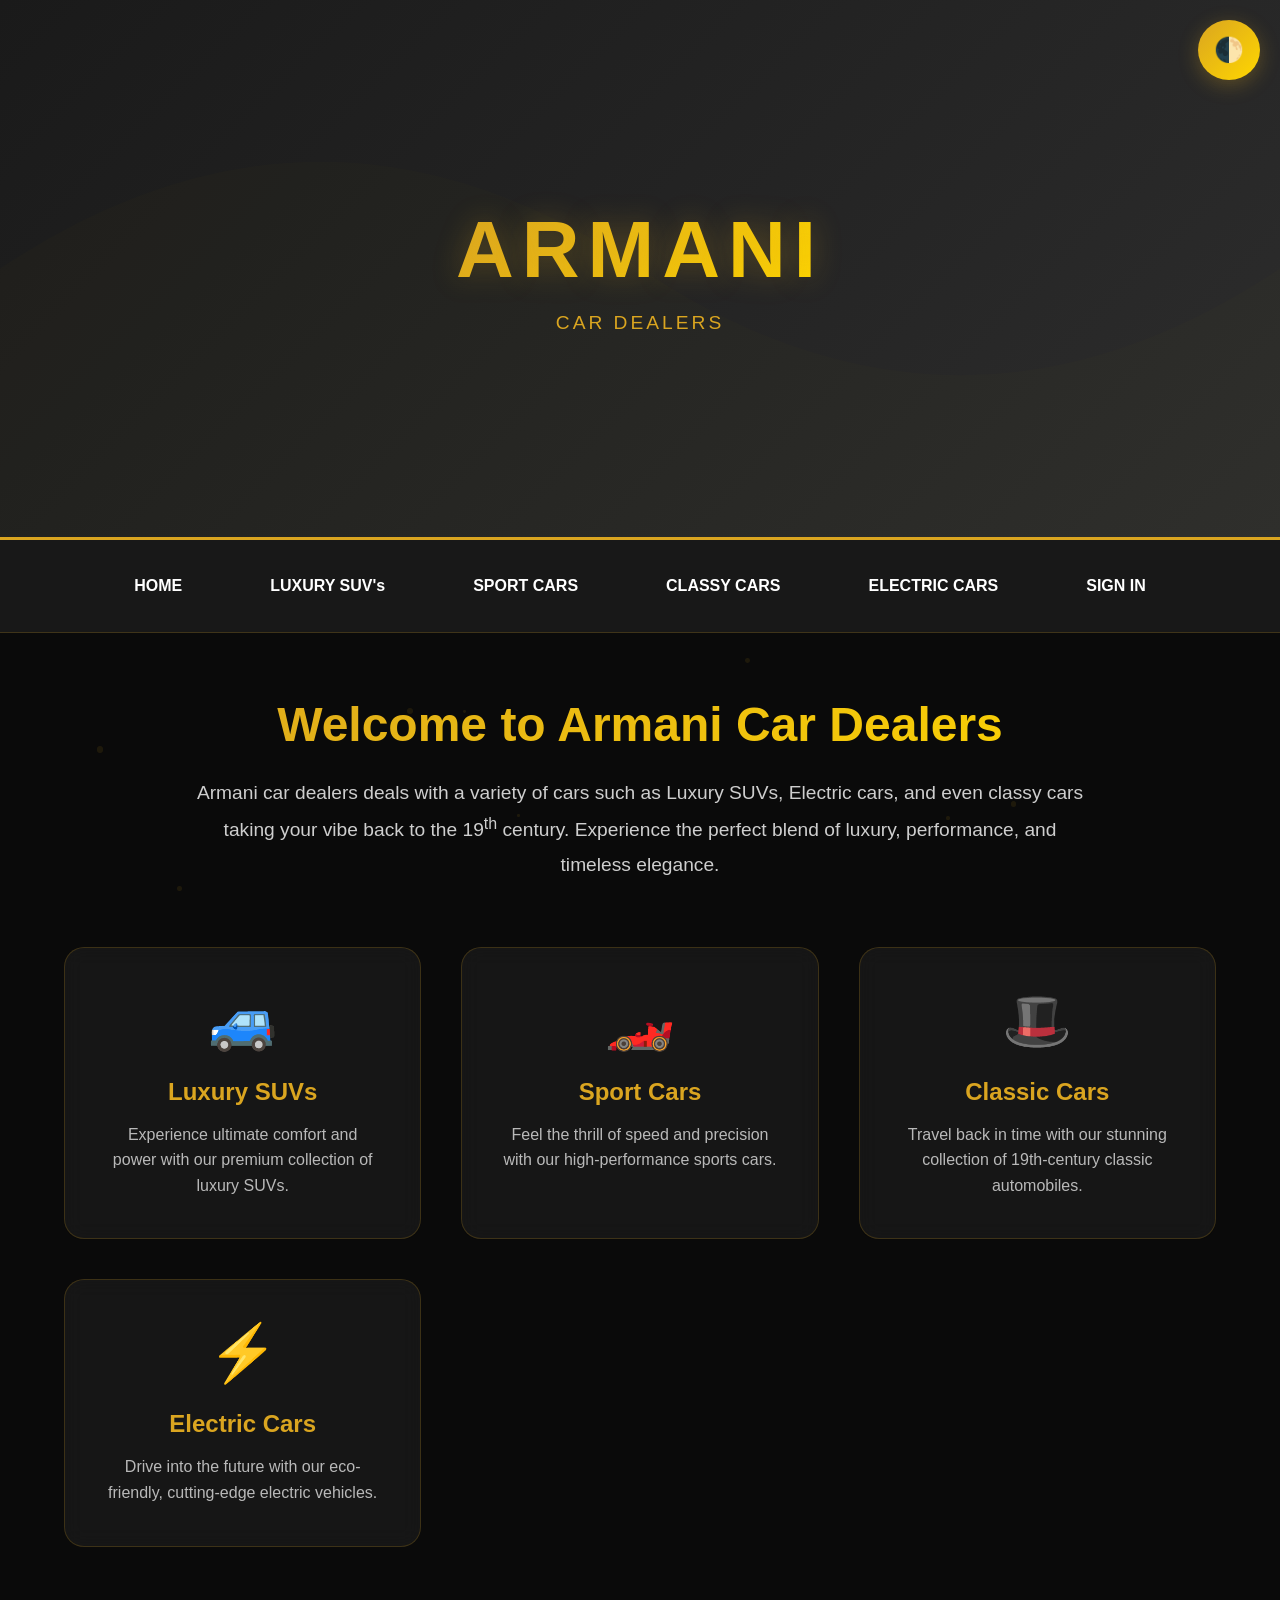
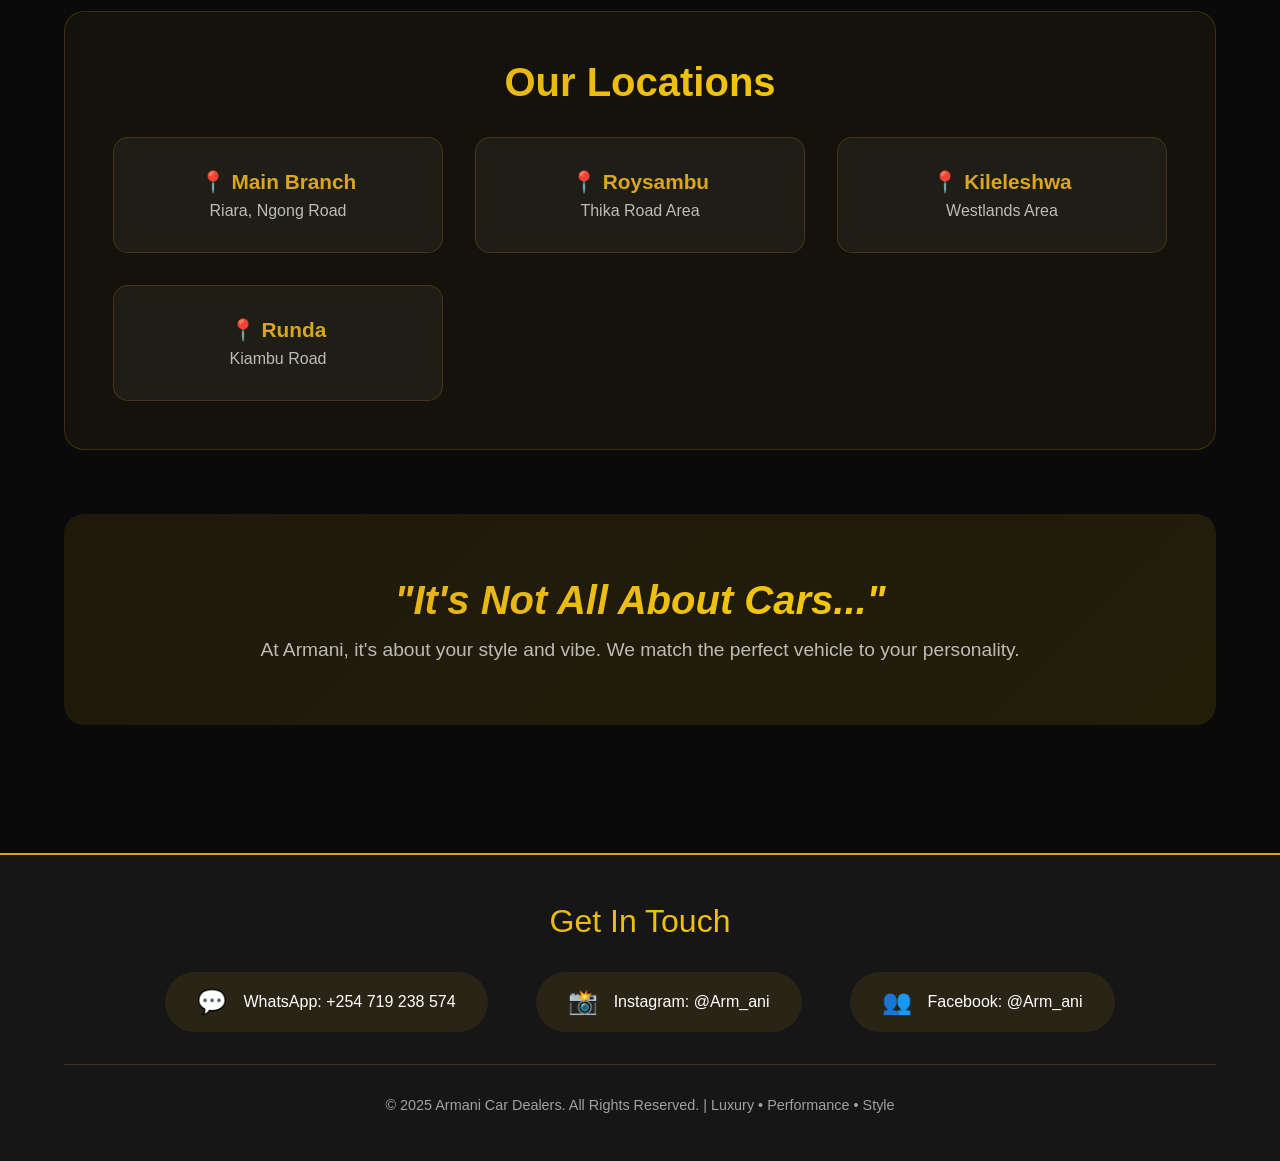
<file: index.html>
<!DOCTYPE html>
<html lang="en">
<head>
  <meta charset="UTF-8">
  <meta name="viewport" content="width=device-width, initial-scale=1.0">
  <title>Armani Car Dealers - Luxury & Performance</title>
  <style>
    * {
      margin: 0;
      padding: 0;
      box-sizing: border-box;
    }

    body {
      font-family: 'Segoe UI', Tahoma, Geneva, Verdana, sans-serif;
      background: #0a0a0a;
      color: #fff;
      overflow-x: hidden;
      transition: background 0.3s ease;
    }

    body.light-theme {
      background: #f5f5f5;
      color: #1a1a1a;
    }

    /* Particles Background */
    .particles {
      position: fixed;
      top: 0;
      left: 0;
      width: 100%;
      height: 100%;
      pointer-events: none;
      z-index: 0;
    }

    .particle {
      position: absolute;
      background: rgba(218, 165, 32, 0.1);
      border-radius: 50%;
      animation: float 15s infinite ease-in-out;
    }

    @keyframes float {
      0%, 100% { transform: translateY(0) translateX(0); }
      25% { transform: translateY(-50px) translateX(30px); }
      50% { transform: translateY(-100px) translateX(-30px); }
      75% { transform: translateY(-50px) translateX(30px); }
    }

    /* Hero Section with Logo */
    .hero-section {
      position: relative;
      height: 60vh;
      background: linear-gradient(135deg, #1a1a1a 0%, #2d2d2d 100%);
      display: flex;
      align-items: center;
      justify-content: center;
      overflow: hidden;
      border-bottom: 3px solid #DAA520;
    }

    body.light-theme .hero-section {
      background: linear-gradient(135deg, #ffffff 0%, #e0e0e0 100%);
    }

    .hero-section::before {
      content: '';
      position: absolute;
      top: 0;
      left: 0;
      width: 100%;
      height: 100%;
      background: url('data:image/svg+xml,<svg xmlns="http://www.w3.org/2000/svg" viewBox="0 0 1200 600"><path d="M0,300 Q300,100 600,300 T1200,300 L1200,600 L0,600 Z" fill="rgba(218,165,32,0.05)"/></svg>') no-repeat center;
      background-size: cover;
      opacity: 0.3;
    }

    .logo-container {
      position: relative;
      z-index: 1;
      text-align: center;
      animation: fadeInScale 1.2s ease;
    }

    @keyframes fadeInScale {
      from {
        opacity: 0;
        transform: scale(0.8);
      }
      to {
        opacity: 1;
        transform: scale(1);
      }
    }

    .logo-text {
      font-size: 5rem;
      font-weight: 900;
      letter-spacing: 8px;
      background: linear-gradient(135deg, #DAA520 0%, #FFD700 100%);
      -webkit-background-clip: text;
      -webkit-text-fill-color: transparent;
      background-clip: text;
      text-shadow: 0 0 30px rgba(218, 165, 32, 0.3);
      margin-bottom: 1rem;
    }

    .logo-tagline {
      font-size: 1.2rem;
      color: #DAA520;
      letter-spacing: 3px;
      font-weight: 300;
    }

    /* Navigation */
    nav {
      position: sticky;
      top: 0;
      background: rgba(26, 26, 26, 0.95);
      backdrop-filter: blur(10px);
      padding: 1.5rem 5%;
      display: flex;
      justify-content: center;
      gap: 2.5rem;
      flex-wrap: wrap;
      z-index: 1000;
      border-bottom: 1px solid rgba(218, 165, 32, 0.2);
      animation: slideDown 0.8s ease;
    }

    body.light-theme nav {
      background: rgba(255, 255, 255, 0.95);
      border-bottom: 1px solid rgba(218, 165, 32, 0.3);
    }

    @keyframes slideDown {
      from {
        transform: translateY(-100%);
        opacity: 0;
      }
      to {
        transform: translateY(0);
        opacity: 1;
      }
    }

    nav a {
      color: #fff;
      text-decoration: none;
      font-size: 1rem;
      font-weight: 600;
      padding: 0.8rem 1.5rem;
      border-radius: 50px;
      transition: all 0.3s ease;
      position: relative;
    }

    body.light-theme nav a {
      color: #1a1a1a;
    }

    nav a::before {
      content: '';
      position: absolute;
      bottom: 0;
      left: 50%;
      transform: translateX(-50%);
      width: 0;
      height: 2px;
      background: linear-gradient(90deg, #DAA520, #FFD700);
      transition: width 0.3s ease;
    }

    nav a:hover {
      color: #DAA520;
      background: rgba(218, 165, 32, 0.1);
    }

    nav a:hover::before {
      width: 80%;
    }

    /* Theme Toggle */
    .theme-toggle {
      position: fixed;
      top: 20px;
      right: 20px;
      z-index: 2000;
      background: linear-gradient(135deg, #DAA520 0%, #FFD700 100%);
      border: none;
      padding: 1rem;
      border-radius: 50%;
      cursor: pointer;
      font-size: 1.5rem;
      box-shadow: 0 5px 20px rgba(218, 165, 32, 0.3);
      transition: all 0.3s ease;
    }

    .theme-toggle:hover {
      transform: scale(1.1) rotate(20deg);
      box-shadow: 0 8px 30px rgba(218, 165, 32, 0.5);
    }

    /* Main Content */
    .container {
      max-width: 1400px;
      margin: 0 auto;
      padding: 4rem 5%;
      position: relative;
      z-index: 1;
    }

    /* About Section */
    .about-section {
      text-align: center;
      margin-bottom: 4rem;
      animation: fadeInUp 1s ease;
    }

    @keyframes fadeInUp {
      from {
        opacity: 0;
        transform: translateY(30px);
      }
      to {
        opacity: 1;
        transform: translateY(0);
      }
    }

    .about-section h2 {
      font-size: 3rem;
      margin-bottom: 1.5rem;
      background: linear-gradient(135deg, #DAA520 0%, #FFD700 100%);
      -webkit-background-clip: text;
      -webkit-text-fill-color: transparent;
      background-clip: text;
    }

    .about-section p {
      font-size: 1.2rem;
      line-height: 1.8;
      color: rgba(255, 255, 255, 0.8);
      max-width: 900px;
      margin: 0 auto 2rem;
    }

    body.light-theme .about-section p {
      color: rgba(26, 26, 26, 0.8);
    }

    /* Features Grid */
    .features-grid {
      display: grid;
      grid-template-columns: repeat(auto-fit, minmax(300px, 1fr));
      gap: 2.5rem;
      margin-bottom: 4rem;
    }

    .feature-card {
      background: rgba(255, 255, 255, 0.05);
      backdrop-filter: blur(10px);
      border: 1px solid rgba(218, 165, 32, 0.2);
      border-radius: 20px;
      padding: 2.5rem;
      text-align: center;
      transition: all 0.4s ease;
      animation: fadeInUp 1s ease;
      animation-fill-mode: both;
    }

    body.light-theme .feature-card {
      background: rgba(255, 255, 255, 0.8);
      border: 1px solid rgba(218, 165, 32, 0.3);
    }

    .feature-card:nth-child(1) { animation-delay: 0.2s; }
    .feature-card:nth-child(2) { animation-delay: 0.4s; }
    .feature-card:nth-child(3) { animation-delay: 0.6s; }
    .feature-card:nth-child(4) { animation-delay: 0.8s; }

    .feature-card:hover {
      transform: translateY(-10px);
      box-shadow: 0 20px 60px rgba(218, 165, 32, 0.3);
      border-color: #DAA520;
    }

    .feature-icon {
      font-size: 3.5rem;
      margin-bottom: 1.5rem;
    }

    .feature-card h3 {
      font-size: 1.5rem;
      margin-bottom: 1rem;
      color: #DAA520;
    }

    .feature-card p {
      font-size: 1rem;
      line-height: 1.6;
      color: rgba(255, 255, 255, 0.7);
    }

    body.light-theme .feature-card p {
      color: rgba(26, 26, 26, 0.7);
    }

    /* Locations Section */
    .locations-section {
      background: rgba(218, 165, 32, 0.05);
      border-radius: 20px;
      padding: 3rem;
      margin-bottom: 4rem;
      border: 1px solid rgba(218, 165, 32, 0.2);
    }

    body.light-theme .locations-section {
      background: rgba(218, 165, 32, 0.08);
    }

    .locations-section h2 {
      font-size: 2.5rem;
      text-align: center;
      margin-bottom: 2rem;
      background: linear-gradient(135deg, #DAA520 0%, #FFD700 100%);
      -webkit-background-clip: text;
      -webkit-text-fill-color: transparent;
      background-clip: text;
    }

    .locations-grid {
      display: grid;
      grid-template-columns: repeat(auto-fit, minmax(250px, 1fr));
      gap: 2rem;
    }

    .location-card {
      background: rgba(255, 255, 255, 0.05);
      backdrop-filter: blur(10px);
      border: 1px solid rgba(218, 165, 32, 0.2);
      border-radius: 15px;
      padding: 2rem;
      text-align: center;
      transition: all 0.3s ease;
    }

    body.light-theme .location-card {
      background: rgba(255, 255, 255, 0.6);
    }

    .location-card:hover {
      transform: scale(1.05);
      box-shadow: 0 15px 40px rgba(218, 165, 32, 0.2);
    }

    .location-card h3 {
      font-size: 1.3rem;
      color: #DAA520;
      margin-bottom: 0.5rem;
    }

    .location-card p {
      font-size: 1rem;
      color: rgba(255, 255, 255, 0.7);
    }

    body.light-theme .location-card p {
      color: rgba(26, 26, 26, 0.7);
    }

    /* Tagline Section */
    .tagline-section {
      text-align: center;
      padding: 4rem 2rem;
      background: linear-gradient(135deg, rgba(218, 165, 32, 0.1) 0%, rgba(255, 215, 0, 0.1) 100%);
      border-radius: 20px;
      margin-bottom: 4rem;
    }

    .tagline-section h2 {
      font-size: 2.5rem;
      font-style: italic;
      background: linear-gradient(135deg, #DAA520 0%, #FFD700 100%);
      -webkit-background-clip: text;
      -webkit-text-fill-color: transparent;
      background-clip: text;
      margin-bottom: 1rem;
    }

    .tagline-section p {
      font-size: 1.2rem;
      color: rgba(255, 255, 255, 0.7);
    }

    body.light-theme .tagline-section p {
      color: rgba(26, 26, 26, 0.7);
    }

    /* Footer */
    footer {
      background: rgba(26, 26, 26, 0.8);
      padding: 3rem 5%;
      border-top: 2px solid #DAA520;
      position: relative;
      z-index: 1;
    }

    body.light-theme footer {
      background: rgba(255, 255, 255, 0.8);
      border-top: 2px solid #DAA520;
    }

    .footer-content {
      max-width: 1400px;
      margin: 0 auto;
      text-align: center;
    }

    .footer-title {
      font-size: 2rem;
      margin-bottom: 2rem;
      background: linear-gradient(135deg, #DAA520 0%, #FFD700 100%);
      -webkit-background-clip: text;
      -webkit-text-fill-color: transparent;
      background-clip: text;
    }

    .contact-links {
      display: flex;
      justify-content: center;
      gap: 3rem;
      flex-wrap: wrap;
      margin-bottom: 2rem;
    }

    .contact-item {
      display: flex;
      align-items: center;
      gap: 1rem;
      padding: 1rem 2rem;
      background: rgba(218, 165, 32, 0.1);
      border-radius: 50px;
      transition: all 0.3s ease;
      text-decoration: none;
      color: #fff;
    }

    body.light-theme .contact-item {
      color: #1a1a1a;
    }

    .contact-item:hover {
      background: rgba(218, 165, 32, 0.2);
      transform: translateY(-3px);
      box-shadow: 0 10px 30px rgba(218, 165, 32, 0.3);
    }

    .contact-icon {
      font-size: 1.5rem;
    }

    .contact-item img {
      width: 24px;
      height: 24px;
      border-radius: 50%;
    }

    .copyright {
      margin-top: 2rem;
      padding-top: 2rem;
      border-top: 1px solid rgba(218, 165, 32, 0.2);
      color: rgba(255, 255, 255, 0.6);
      font-size: 0.9rem;
    }

    body.light-theme .copyright {
      color: rgba(26, 26, 26, 0.6);
    }

    /* Responsive Design */
    @media (max-width: 968px) {
      .logo-text {
        font-size: 3.5rem;
      }

      nav {
        gap: 1rem;
        padding: 1rem 3%;
      }

      nav a {
        font-size: 0.9rem;
        padding: 0.6rem 1rem;
      }

      .about-section h2 {
        font-size: 2.2rem;
      }

      .features-grid {
        grid-template-columns: 1fr;
      }

      .contact-links {
        flex-direction: column;
        gap: 1rem;
      }
    }

    @media (max-width: 576px) {
      .logo-text {
        font-size: 2.5rem;
        letter-spacing: 4px;
      }

      .logo-tagline {
        font-size: 1rem;
      }

      .hero-section {
        height: 40vh;
      }

      nav a {
        font-size: 0.85rem;
      }

      .about-section h2 {
        font-size: 1.8rem;
      }

      .about-section p {
        font-size: 1rem;
      }
    }
  </style>
</head>
<body>
  <!-- Particles Background -->
  <div class="particles" id="particles"></div>

  <!-- Theme Toggle Button -->
  <button class="theme-toggle" onclick="toggleTheme()" title="Toggle Theme">
    🌓
  </button>

  <!-- Hero Section with Logo -->
  <div class="hero-section">
    <div class="logo-container">
      <div class="logo-text">ARMANI</div>
      <div class="logo-tagline">CAR DEALERS</div>
    </div>
  </div>

  <!-- Navigation -->
  <nav>
    <a href="#home">HOME</a>
    <a href="Luxury cars.html">LUXURY SUV's</a>
    <a href="Sport cars.html">SPORT CARS</a>
    <a href="Classic cars.html">CLASSY CARS</a>
    <a href="Electric cars.html">ELECTRIC CARS</a>
    <a href="Sign IN.html">SIGN IN</a>
  </nav>

  <!-- Main Content -->
  <div class="container">
    <!-- About Section -->
    <div class="about-section">
      <h2>Welcome to Armani Car Dealers</h2>
      <p>
        Armani car dealers deals with a variety of cars such as Luxury SUVs, Electric cars, 
        and even classy cars taking your vibe back to the 19<sup>th</sup> century. 
        Experience the perfect blend of luxury, performance, and timeless elegance.
      </p>
    </div>

    <!-- Features Grid -->
    <div class="features-grid">
      <div class="feature-card">
        <div class="feature-icon">🚙</div>
        <h3>Luxury SUVs</h3>
        <p>Experience ultimate comfort and power with our premium collection of luxury SUVs.</p>
      </div>

      <div class="feature-card">
        <div class="feature-icon">🏎️</div>
        <h3>Sport Cars</h3>
        <p>Feel the thrill of speed and precision with our high-performance sports cars.</p>
      </div>

      <div class="feature-card">
        <div class="feature-icon">🎩</div>
        <h3>Classic Cars</h3>
        <p>Travel back in time with our stunning collection of 19th-century classic automobiles.</p>
      </div>

      <div class="feature-card">
        <div class="feature-icon">⚡</div>
        <h3>Electric Cars</h3>
        <p>Drive into the future with our eco-friendly, cutting-edge electric vehicles.</p>
      </div>
    </div>

    <!-- Locations Section -->
    <div class="locations-section">
      <h2>Our Locations</h2>
      <div class="locations-grid">
        <div class="location-card">
          <h3>📍 Main Branch</h3>
          <p>Riara, Ngong Road</p>
        </div>
        <div class="location-card">
          <h3>📍 Roysambu</h3>
          <p>Thika Road Area</p>
        </div>
        <div class="location-card">
          <h3>📍 Kileleshwa</h3>
          <p>Westlands Area</p>
        </div>
        <div class="location-card">
          <h3>📍 Runda</h3>
          <p>Kiambu Road</p>
        </div>
      </div>
    </div>

    <!-- Tagline Section -->
    <div class="tagline-section">
      <h2>"It's Not All About Cars..."</h2>
      <p>At Armani, it's about your style and vibe. We match the perfect vehicle to your personality.</p>
    </div>
  </div>

  <!-- Footer -->
  <footer>
    <div class="footer-content">
      <div class="footer-title">Get In Touch</div>
      
      <div class="contact-links">
        <a href="https://wa.me/254719238574" class="contact-item" target="_blank">
          <span class="contact-icon">💬</span>
          <span>WhatsApp: +254 719 238 574</span>
        </a>

        <a href="https://www.instagram.com/arm_ani" class="contact-item" target="_blank">
          <span class="contact-icon">📸</span>
          <span>Instagram: @Arm_ani</span>
        </a>

        <a href="https://www.facebook.com/armani" class="contact-item" target="_blank">
          <span class="contact-icon">👥</span>
          <span>Facebook: @Arm_ani</span>
        </a>
      </div>

      <div class="copyright">
        <p>© 2025 Armani Car Dealers. All Rights Reserved. | Luxury • Performance • Style</p>
      </div>
    </div>
  </footer>

  <script>
    // Create animated background particles
    const particlesContainer = document.getElementById('particles');
    const particleCount = 40;

    for (let i = 0; i < particleCount; i++) {
      const particle = document.createElement('div');
      particle.className = 'particle';
      
      const size = Math.random() * 5 + 2;
      const posX = Math.random() * 100;
      const posY = Math.random() * 100;
      const delay = Math.random() * 15;
      
      particle.style.width = `${size}px`;
      particle.style.height = `${size}px`;
      particle.style.left = `${posX}%`;
      particle.style.top = `${posY}%`;
      particle.style.animationDelay = `${delay}s`;
      
      particlesContainer.appendChild(particle);
    }

    // Theme Toggle Function
    function toggleTheme() {
      document.body.classList.toggle('light-theme');
      
      // Save theme preference
      const isLight = document.body.classList.contains('light-theme');
      localStorage.setItem('theme', isLight ? 'light' : 'dark');
    }

    // Load saved theme
    window.addEventListener('load', () => {
      const savedTheme = localStorage.getItem('theme');
      if (savedTheme === 'light') {
        document.body.classList.add('light-theme');
      }
    });

    // Smooth scroll for navigation
    document.querySelectorAll('nav a').forEach(anchor => {
      anchor.addEventListener('click', function (e) {
        const href = this.getAttribute('href');
        if (href.startsWith('#')) {
          e.preventDefault();
          const target = document.querySelector(href);
          if (target) {
            target.scrollIntoView({
              behavior: 'smooth',
              block: 'start'
            });
          }
        }
      });
    });
  </script>
</body>
</html>
</file>
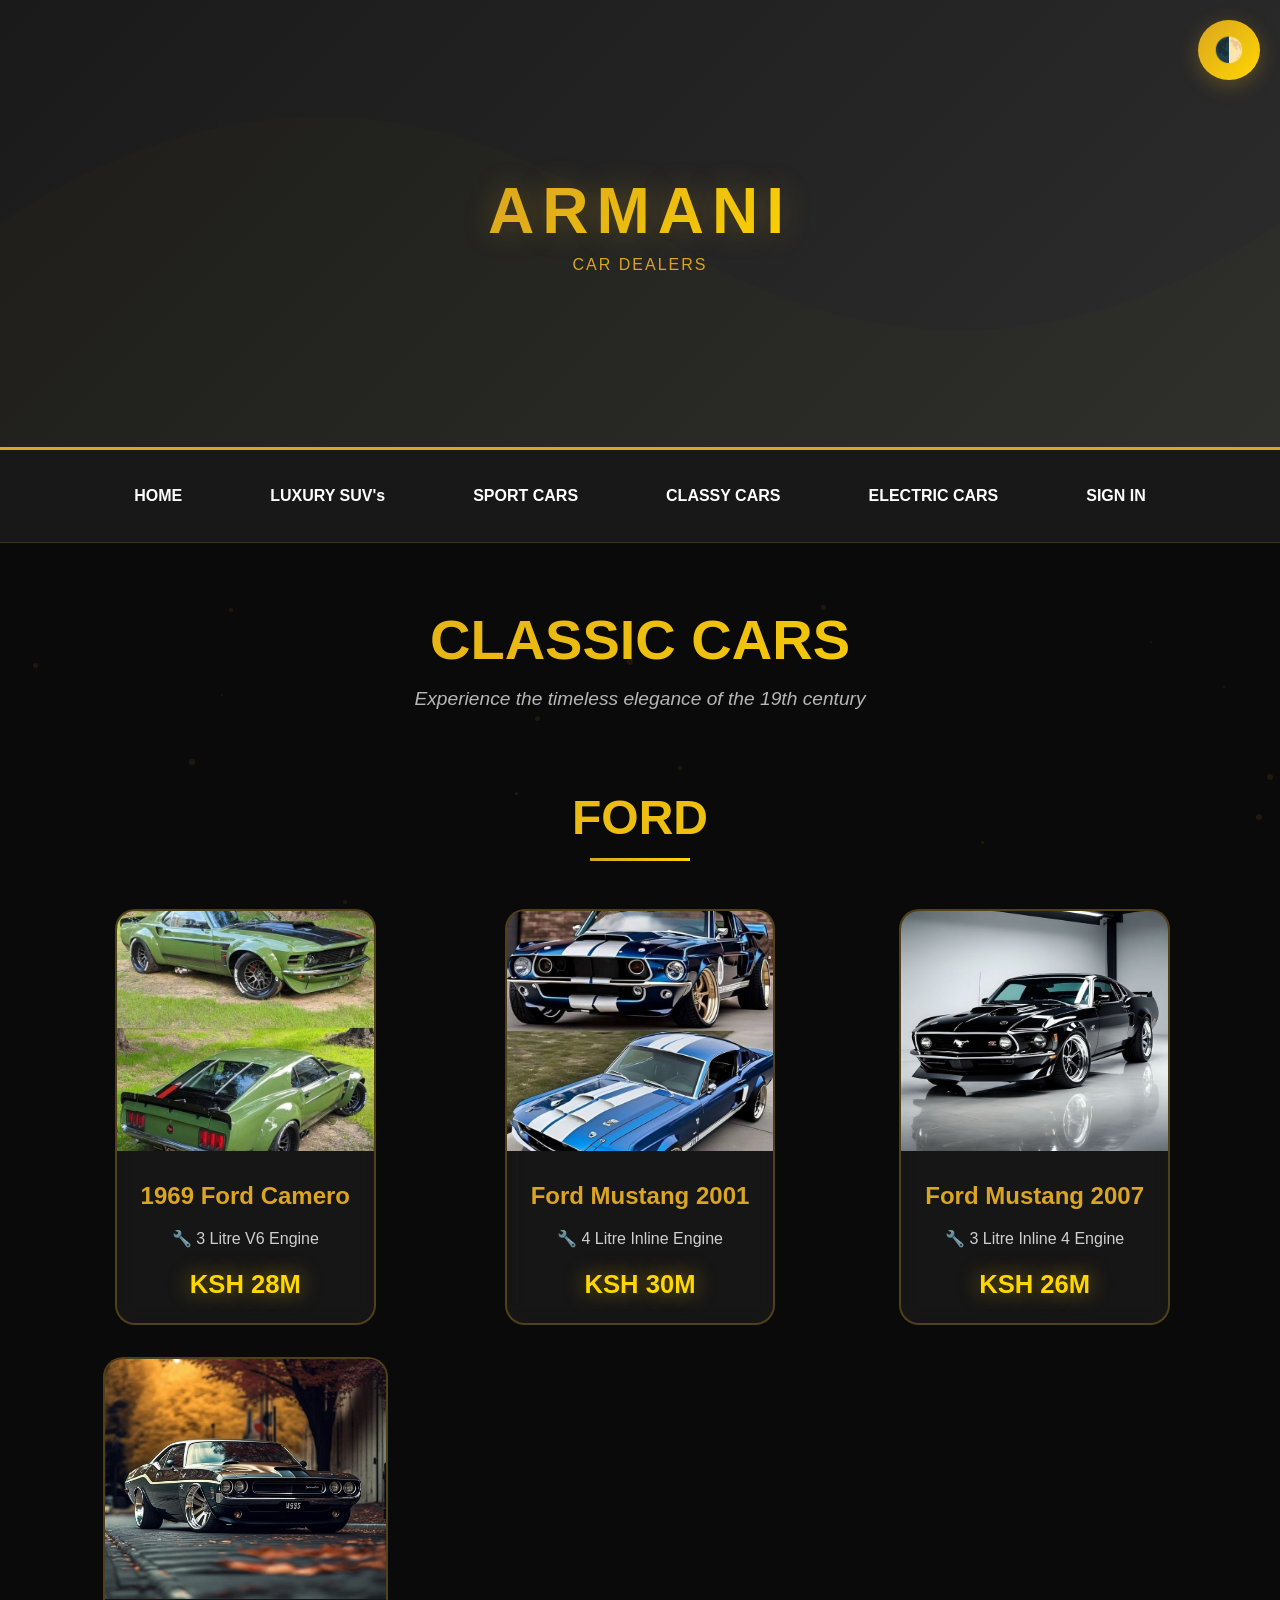
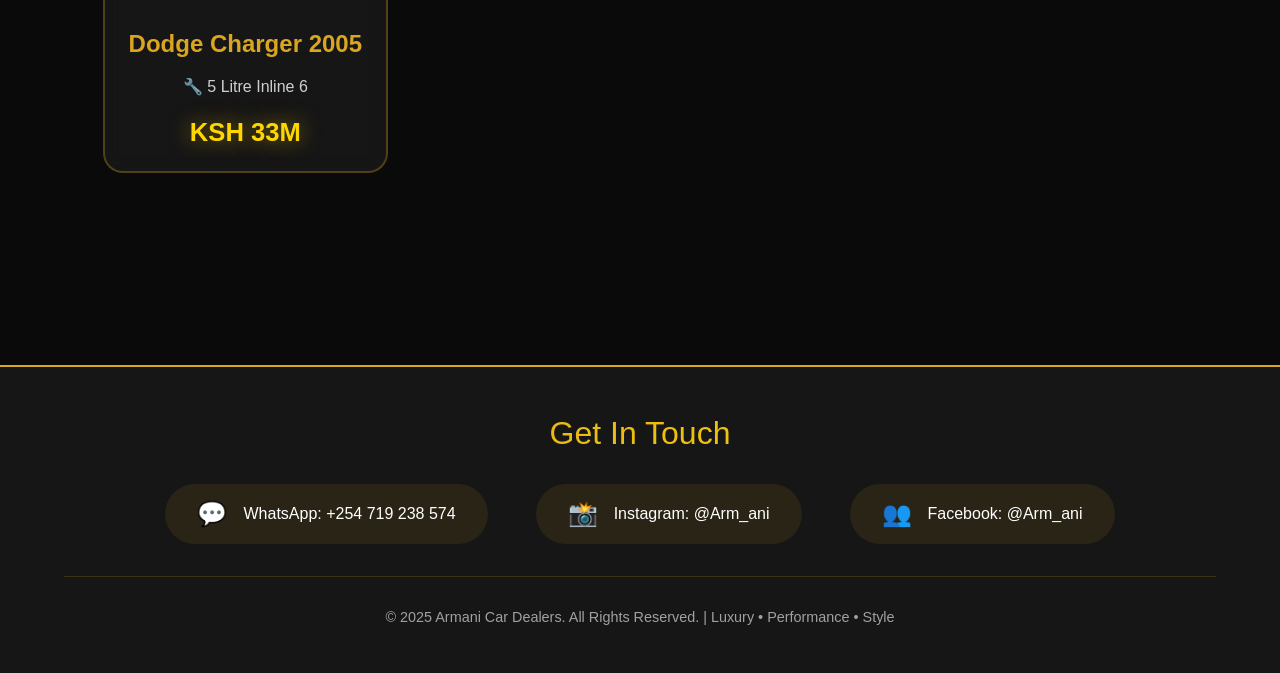
<file: Classic cars.html>
<!DOCTYPE html>
<html lang="en">
<head>
    <meta charset="UTF-8">
    <meta name="viewport" content="width=device-width, initial-scale=1.0">
    <title>Classic Cars - Armani Car Dealers</title>
    <style>
        * {
            margin: 0;
            padding: 0;
            box-sizing: border-box;
        }

        body {
            font-family: 'Segoe UI', Tahoma, Geneva, Verdana, sans-serif;
            background: #0a0a0a;
            color: #fff;
            overflow-x: hidden;
            transition: background 0.3s ease, color 0.3s ease;
        }

        body.light-theme {
            background: #f5f5f5;
            color: #1a1a1a;
        }

        /* Particles Background */
        .particles {
            position: fixed;
            top: 0;
            left: 0;
            width: 100%;
            height: 100%;
            pointer-events: none;
            z-index: 0;
        }

        .particle {
            position: absolute;
            background: rgba(218, 165, 32, 0.1);
            border-radius: 50%;
            animation: float 15s infinite ease-in-out;
        }

        @keyframes float {
            0%, 100% { transform: translateY(0) translateX(0); }
            25% { transform: translateY(-50px) translateX(30px); }
            50% { transform: translateY(-100px) translateX(-30px); }
            75% { transform: translateY(-50px) translateX(30px); }
        }

        /* Theme Toggle */
        .theme-toggle {
            position: fixed;
            top: 20px;
            right: 20px;
            z-index: 2000;
            background: linear-gradient(135deg, #DAA520 0%, #FFD700 100%);
            border: none;
            padding: 1rem;
            border-radius: 50%;
            cursor: pointer;
            font-size: 1.5rem;
            box-shadow: 0 5px 20px rgba(218, 165, 32, 0.3);
            transition: all 0.3s ease;
        }

        .theme-toggle:hover {
            transform: scale(1.1) rotate(20deg);
            box-shadow: 0 8px 30px rgba(218, 165, 32, 0.5);
        }

        /* Hero Section with Logo */
        .hero-section {
            position: relative;
            height: 50vh;
            background: linear-gradient(135deg, #1a1a1a 0%, #2d2d2d 100%);
            display: flex;
            align-items: center;
            justify-content: center;
            overflow: hidden;
            border-bottom: 3px solid #DAA520;
        }

        body.light-theme .hero-section {
            background: linear-gradient(135deg, #ffffff 0%, #e0e0e0 100%);
        }

        .hero-section::before {
            content: '';
            position: absolute;
            top: 0;
            left: 0;
            width: 100%;
            height: 100%;
            background: url('data:image/svg+xml,<svg xmlns="http://www.w3.org/2000/svg" viewBox="0 0 1200 600"><path d="M0,300 Q300,100 600,300 T1200,300 L1200,600 L0,600 Z" fill="rgba(218,165,32,0.05)"/></svg>') no-repeat center;
            background-size: cover;
            opacity: 0.3;
        }

        .logo-container {
            position: relative;
            z-index: 1;
            text-align: center;
            animation: fadeInScale 1.2s ease;
        }

        @keyframes fadeInScale {
            from {
                opacity: 0;
                transform: scale(0.8);
            }
            to {
                opacity: 1;
                transform: scale(1);
            }
        }

        .logo-text {
            font-size: 4rem;
            font-weight: 900;
            letter-spacing: 8px;
            background: linear-gradient(135deg, #DAA520 0%, #FFD700 100%);
            -webkit-background-clip: text;
            -webkit-text-fill-color: transparent;
            background-clip: text;
            text-shadow: 0 0 30px rgba(218, 165, 32, 0.3);
        }

        .logo-tagline {
            font-size: 1rem;
            color: #DAA520;
            letter-spacing: 2px;
            font-weight: 300;
            margin-top: 0.5rem;
        }

        /* Navigation */
        nav {
            position: sticky;
            top: 0;
            background: rgba(26, 26, 26, 0.95);
            backdrop-filter: blur(10px);
            padding: 1.5rem 5%;
            display: flex;
            justify-content: center;
            gap: 2.5rem;
            flex-wrap: wrap;
            z-index: 1000;
            border-bottom: 1px solid rgba(218, 165, 32, 0.2);
            animation: slideDown 0.8s ease;
        }

        body.light-theme nav {
            background: rgba(255, 255, 255, 0.95);
            border-bottom: 1px solid rgba(218, 165, 32, 0.3);
        }

        @keyframes slideDown {
            from {
                transform: translateY(-100%);
                opacity: 0;
            }
            to {
                transform: translateY(0);
                opacity: 1;
            }
        }

        nav a {
            color: #fff;
            text-decoration: none;
            font-size: 1rem;
            font-weight: 600;
            padding: 0.8rem 1.5rem;
            border-radius: 50px;
            transition: all 0.3s ease;
            position: relative;
        }

        body.light-theme nav a {
            color: #1a1a1a;
        }

        nav a::before {
            content: '';
            position: absolute;
            bottom: 0;
            left: 50%;
            transform: translateX(-50%);
            width: 0;
            height: 2px;
            background: linear-gradient(90deg, #DAA520, #FFD700);
            transition: width 0.3s ease;
        }

        nav a:hover {
            color: #DAA520;
            background: rgba(218, 165, 32, 0.1);
        }

        nav a:hover::before {
            width: 80%;
        }

        /* Page Header */
        .page-header {
            text-align: center;
            padding: 4rem 5% 2rem;
            position: relative;
            z-index: 1;
        }

        .page-title {
            font-size: 3.5rem;
            margin-bottom: 1rem;
            background: linear-gradient(135deg, #DAA520 0%, #FFD700 100%);
            -webkit-background-clip: text;
            -webkit-text-fill-color: transparent;
            background-clip: text;
            animation: fadeInDown 1s ease;
        }

        @keyframes fadeInDown {
            from {
                opacity: 0;
                transform: translateY(-30px);
            }
            to {
                opacity: 1;
                transform: translateY(0);
            }
        }

        .page-subtitle {
            font-size: 1.2rem;
            color: rgba(255, 255, 255, 0.7);
            font-style: italic;
        }

        body.light-theme .page-subtitle {
            color: rgba(26, 26, 26, 0.7);
        }

        /* Content Container */
        .container {
            max-width: 1600px;
            margin: 0 auto;
            padding: 3rem 5%;
            position: relative;
            z-index: 1;
        }

        /* Brand Section */
        .brand-section {
            margin-bottom: 5rem;
        }

        .brand-title {
            font-size: 3rem;
            text-align: center;
            margin-bottom: 3rem;
            background: linear-gradient(135deg, #DAA520 0%, #FFD700 100%);
            -webkit-background-clip: text;
            -webkit-text-fill-color: transparent;
            background-clip: text;
            position: relative;
            padding-bottom: 1rem;
        }

        .brand-title::after {
            content: '';
            position: absolute;
            bottom: 0;
            left: 50%;
            transform: translateX(-50%);
            width: 100px;
            height: 3px;
            background: linear-gradient(90deg, #DAA520, #FFD700);
        }

        .car-gallery {
            display: grid;
            grid-template-columns: repeat(auto-fit, minmax(300px, 1fr));
            gap: 2rem;
            margin-bottom: 4rem;
        }

        .car-item {
            background: rgba(255, 255, 255, 0.05);
            backdrop-filter: blur(10px);
            border: 2px solid rgba(218, 165, 32, 0.3);
            border-radius: 20px;
            overflow: hidden;
            transition: all 0.4s ease;
            animation: fadeInUp 1s ease;
            animation-fill-mode: both;
            max-width: 400px;
            margin: 0 auto;
        }

        body.light-theme .car-item {
            background: rgba(255, 255, 255, 0.8);
            border: 2px solid rgba(218, 165, 32, 0.3);
        }

        @keyframes fadeInUp {
            from {
                opacity: 0;
                transform: translateY(30px);
            }
            to {
                opacity: 1;
                transform: translateY(0);
            }
        }

        .car-item:hover {
            transform: translateY(-10px);
            box-shadow: 0 20px 60px rgba(218, 165, 32, 0.4);
            border-color: #DAA520;
        }

        .car-item img {
            width: 100%;
            height: 240px;
            object-fit: cover;
            transition: transform 0.4s ease;
        }

        .car-item:hover img {
            transform: scale(1.08);
        }

        .car-desc {
            padding: 1.5rem;
            text-align: center;
        }

        .car-name {
            font-size: 1.5rem;
            font-weight: 700;
            color: #DAA520;
            margin-bottom: 0.8rem;
            line-height: 1.4;
        }

        .car-specs {
            font-size: 1rem;
            line-height: 1.8;
            color: rgba(255, 255, 255, 0.8);
            margin-bottom: 1rem;
        }

        body.light-theme .car-specs {
            color: rgba(26, 26, 26, 0.8);
        }

        .car-price {
            font-size: 1.6rem;
            font-weight: 900;
            color: #FFD700;
            margin-top: 1rem;
            text-shadow: 0 0 20px rgba(255, 215, 0, 0.5);
        }

        /* Footer */
        footer {
            background: rgba(26, 26, 26, 0.8);
            padding: 3rem 5%;
            border-top: 2px solid #DAA520;
            position: relative;
            z-index: 1;
            margin-top: 4rem;
        }

        body.light-theme footer {
            background: rgba(255, 255, 255, 0.8);
            border-top: 2px solid #DAA520;
        }

        .footer-content {
            max-width: 1400px;
            margin: 0 auto;
            text-align: center;
        }

        .footer-title {
            font-size: 2rem;
            margin-bottom: 2rem;
            background: linear-gradient(135deg, #DAA520 0%, #FFD700 100%);
            -webkit-background-clip: text;
            -webkit-text-fill-color: transparent;
            background-clip: text;
        }

        .contact-links {
            display: flex;
            justify-content: center;
            gap: 3rem;
            flex-wrap: wrap;
            margin-bottom: 2rem;
        }

        .contact-item {
            display: flex;
            align-items: center;
            gap: 1rem;
            padding: 1rem 2rem;
            background: rgba(218, 165, 32, 0.1);
            border-radius: 50px;
            transition: all 0.3s ease;
            text-decoration: none;
            color: #fff;
        }

        body.light-theme .contact-item {
            color: #1a1a1a;
        }

        .contact-item:hover {
            background: rgba(218, 165, 32, 0.2);
            transform: translateY(-3px);
            box-shadow: 0 10px 30px rgba(218, 165, 32, 0.3);
        }

        .contact-icon {
            font-size: 1.5rem;
        }

        .copyright {
            margin-top: 2rem;
            padding-top: 2rem;
            border-top: 1px solid rgba(218, 165, 32, 0.2);
            color: rgba(255, 255, 255, 0.6);
            font-size: 0.9rem;
        }

        body.light-theme .copyright {
            color: rgba(26, 26, 26, 0.6);
        }

        /* Responsive Design */
        @media (max-width: 968px) {
            .logo-text {
                font-size: 2.5rem;
            }

            .hero-section {
                height: 35vh;
            }

            nav {
                gap: 1.5rem;
                padding: 1rem 3%;
            }

            nav a {
                font-size: 0.9rem;
                padding: 0.6rem 1rem;
            }

            .page-title {
                font-size: 2.5rem;
            }

            .car-gallery {
                grid-template-columns: 1fr;
                gap: 2rem;
            }

            .brand-title {
                font-size: 2.2rem;
            }

            .contact-links {
                flex-direction: column;
                gap: 1rem;
            }
        }

        @media (max-width: 576px) {
            .logo-text {
                font-size: 2rem;
            }

            .page-title {
                font-size: 2rem;
            }

            .car-name {
                font-size: 1.3rem;
            }

            .brand-title {
                font-size: 1.8rem;
            }

            nav a {
                font-size: 0.85rem;
            }
        }
    </style>
</head>
<body>
    <!-- Particles Background -->
    <div class="particles" id="particles"></div>

    <!-- Theme Toggle Button -->
    <button class="theme-toggle" onclick="toggleTheme()" title="Toggle Theme">
        🌓
    </button>

    <!-- Hero Section with Logo -->
    <div class="hero-section">
        <div class="logo-container">
            <div class="logo-text">ARMANI</div>
            <div class="logo-tagline">CAR DEALERS</div>
        </div>
    </div>

    <!-- Navigation -->
    <nav>
        <a href="index.html">HOME</a>
        <a href="Luxury cars.html">LUXURY SUV's</a>
        <a href="Sport cars.html">SPORT CARS</a>
        <a href="Classic cars.html">CLASSY CARS</a>
        <a href="ELECTRIC CARS.html">ELECTRIC CARS</a>
        <a href="Sign IN.html">SIGN IN</a>
    </nav>

    <!-- Page Header -->
    <div class="page-header">
        <h1 class="page-title">CLASSIC CARS</h1>
        <p class="page-subtitle">Experience the timeless elegance of the 19th century</p>
    </div>

    <!-- Main Content -->
    <div class="container">
        <!-- FORD Section -->
        <div class="brand-section">
            <h2 class="brand-title">FORD</h2>
            <div class="car-gallery">
                <div class="car-item">
                    <img src="1969 Ford Camero.jpg" alt="1969 Ford Camero">
                    <div class="car-desc">
                        <div class="car-name">1969 Ford Camero</div>
                        <div class="car-specs">
                            <span>🔧 3 Litre V6 Engine</span>
                        </div>
                        <div class="car-price">KSH 28M</div>
                    </div>
                </div>

                <div class="car-item">
                    <img src="Ford mustang 2001.jpg" alt="Ford Mustang 2001">
                    <div class="car-desc">
                        <div class="car-name">Ford Mustang 2001</div>
                        <div class="car-specs">
                            <span>🔧 4 Litre Inline Engine</span>
                        </div>
                        <div class="car-price">KSH 30M</div>
                    </div>
                </div>

                <div class="car-item">
                    <img src="Ford mustang 2007.jpg" alt="Ford Mustang 2007">
                    <div class="car-desc">
                        <div class="car-name">Ford Mustang 2007</div>
                        <div class="car-specs">
                            <span>🔧 3 Litre Inline 4 Engine</span>
                        </div>
                        <div class="car-price">KSH 26M</div>
                    </div>
                </div>

                <div class="car-item">
                    <img src="dodge charger 2005.jpg" alt="Dodge Charger 2005">
                    <div class="car-desc">
                        <div class="car-name">Dodge Charger 2005</div>
                        <div class="car-specs">
                            <span>🔧 5 Litre Inline 6</span>
                        </div>
                        <div class="car-price">KSH 33M</div>
                    </div>
                </div>
            </div>
        </div>
    </div>

    <!-- Footer -->
    <footer>
        <div class="footer-content">
            <div class="footer-title">Get In Touch</div>
            
            <div class="contact-links">
                <a href="https://wa.me/254719238574" class="contact-item" target="_blank">
                    <span class="contact-icon">💬</span>
                    <span>WhatsApp: +254 719 238 574</span>
                </a>

                <a href="https://www.instagram.com/arm_ani" class="contact-item" target="_blank">
                    <span class="contact-icon">📸</span>
                    <span>Instagram: @Arm_ani</span>
                </a>

                <a href="https://www.facebook.com/armani" class="contact-item" target="_blank">
                    <span class="contact-icon">👥</span>
                    <span>Facebook: @Arm_ani</span>
                </a>
            </div>

            <div class="copyright">
                <p>© 2025 Armani Car Dealers. All Rights Reserved. | Luxury • Performance • Style</p>
            </div>
        </div>
    </footer>

    <script>
        // Create animated background particles
        const particlesContainer = document.getElementById('particles');
        const particleCount = 40;

        for (let i = 0; i < particleCount; i++) {
            const particle = document.createElement('div');
            particle.className = 'particle';
            
            const size = Math.random() * 5 + 2;
            const posX = Math.random() * 100;
            const posY = Math.random() * 100;
            const delay = Math.random() * 15;
            
            particle.style.width = `${size}px`;
            particle.style.height = `${size}px`;
            particle.style.left = `${posX}%`;
            particle.style.top = `${posY}%`;
            particle.style.animationDelay = `${delay}s`;
            
            particlesContainer.appendChild(particle);
        }

        // Theme Toggle Function
        function toggleTheme() {
            document.body.classList.toggle('light-theme');
            
            // Save theme preference
            const isLight = document.body.classList.contains('light-theme');
            localStorage.setItem('armani-theme', isLight ? 'light' : 'dark');
        }

        // Load saved theme
        window.addEventListener('load', () => {
            const savedTheme = localStorage.getItem('armani-theme');
            if (savedTheme === 'light') {
                document.body.classList.add('light-theme');
            }
        });

        // Stagger animations for car items
        const carItems = document.querySelectorAll('.car-item');
        carItems.forEach((item, index) => {
            item.style.animationDelay = `${index * 0.15}s`;
        });
    </script>
</body>
</html>
</file>
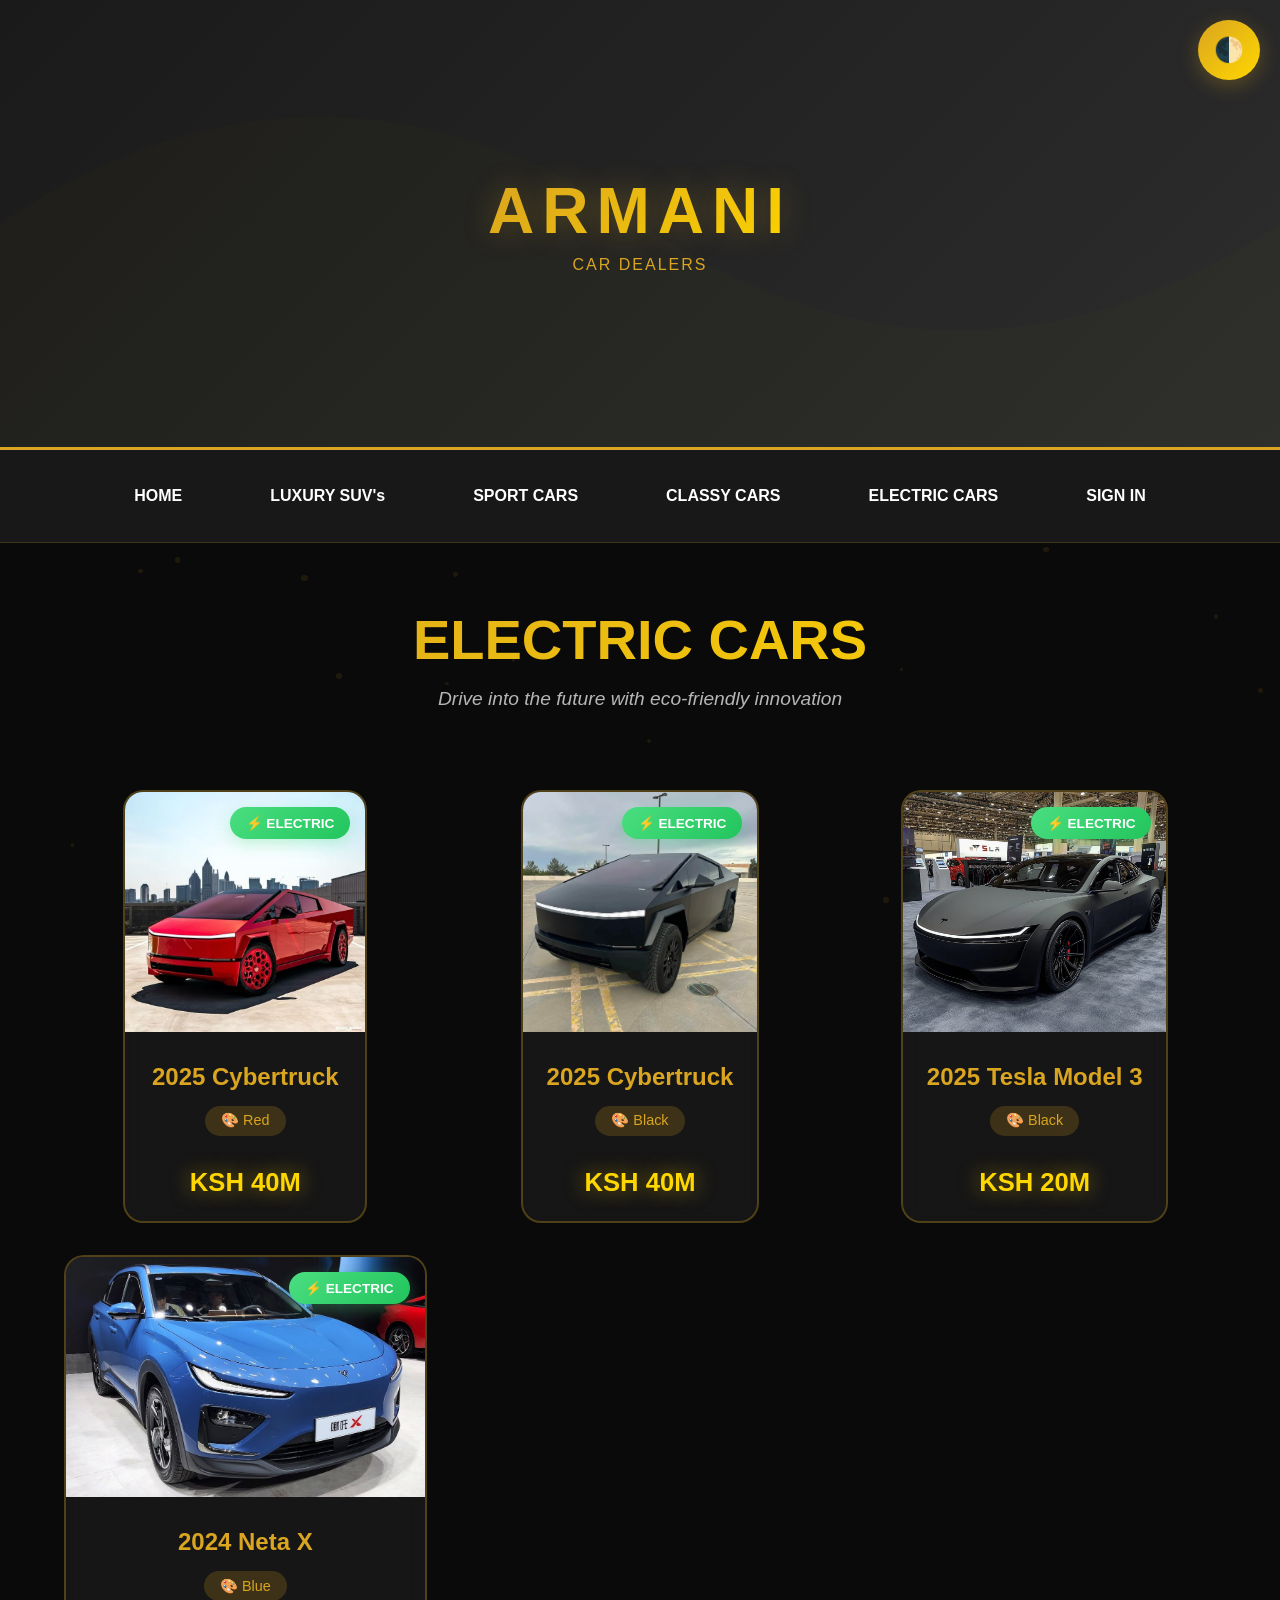
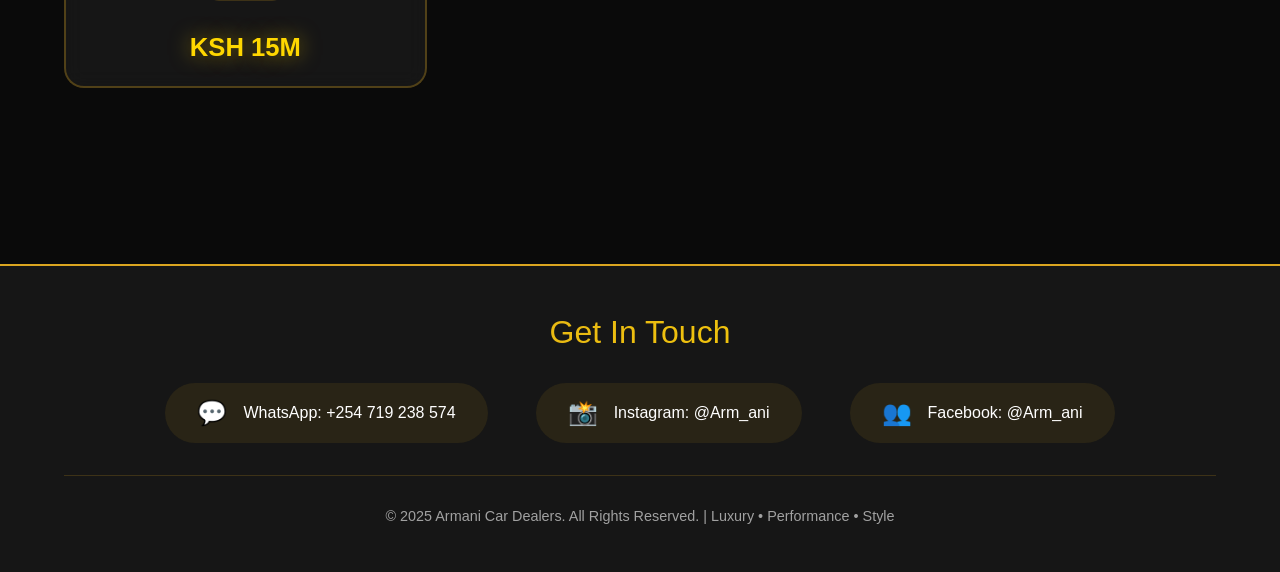
<file: ELECTRIC CARS.html>
<!DOCTYPE html>
<html lang="en">
<head>
    <meta charset="UTF-8">
    <meta name="viewport" content="width=device-width, initial-scale=1.0">
    <title>Electric Cars - Armani Car Dealers</title>
    <style>
        * {
            margin: 0;
            padding: 0;
            box-sizing: border-box;
        }

        body {
            font-family: 'Segoe UI', Tahoma, Geneva, Verdana, sans-serif;
            background: #0a0a0a;
            color: #fff;
            overflow-x: hidden;
            transition: background 0.3s ease, color 0.3s ease;
        }

        body.light-theme {
            background: #f5f5f5;
            color: #1a1a1a;
        }

        /* Particles Background */
        .particles {
            position: fixed;
            top: 0;
            left: 0;
            width: 100%;
            height: 100%;
            pointer-events: none;
            z-index: 0;
        }

        .particle {
            position: absolute;
            background: rgba(218, 165, 32, 0.1);
            border-radius: 50%;
            animation: float 15s infinite ease-in-out;
        }

        @keyframes float {
            0%, 100% { transform: translateY(0) translateX(0); }
            25% { transform: translateY(-50px) translateX(30px); }
            50% { transform: translateY(-100px) translateX(-30px); }
            75% { transform: translateY(-50px) translateX(30px); }
        }

        /* Theme Toggle */
        .theme-toggle {
            position: fixed;
            top: 20px;
            right: 20px;
            z-index: 2000;
            background: linear-gradient(135deg, #DAA520 0%, #FFD700 100%);
            border: none;
            padding: 1rem;
            border-radius: 50%;
            cursor: pointer;
            font-size: 1.5rem;
            box-shadow: 0 5px 20px rgba(218, 165, 32, 0.3);
            transition: all 0.3s ease;
        }

        .theme-toggle:hover {
            transform: scale(1.1) rotate(20deg);
            box-shadow: 0 8px 30px rgba(218, 165, 32, 0.5);
        }

        /* Hero Section with Logo */
        .hero-section {
            position: relative;
            height: 50vh;
            background: linear-gradient(135deg, #1a1a1a 0%, #2d2d2d 100%);
            display: flex;
            align-items: center;
            justify-content: center;
            overflow: hidden;
            border-bottom: 3px solid #DAA520;
        }

        body.light-theme .hero-section {
            background: linear-gradient(135deg, #ffffff 0%, #e0e0e0 100%);
        }

        .hero-section::before {
            content: '';
            position: absolute;
            top: 0;
            left: 0;
            width: 100%;
            height: 100%;
            background: url('data:image/svg+xml,<svg xmlns="http://www.w3.org/2000/svg" viewBox="0 0 1200 600"><path d="M0,300 Q300,100 600,300 T1200,300 L1200,600 L0,600 Z" fill="rgba(218,165,32,0.05)"/></svg>') no-repeat center;
            background-size: cover;
            opacity: 0.3;
        }

        .logo-container {
            position: relative;
            z-index: 1;
            text-align: center;
            animation: fadeInScale 1.2s ease;
        }

        @keyframes fadeInScale {
            from {
                opacity: 0;
                transform: scale(0.8);
            }
            to {
                opacity: 1;
                transform: scale(1);
            }
        }

        .logo-text {
            font-size: 4rem;
            font-weight: 900;
            letter-spacing: 8px;
            background: linear-gradient(135deg, #DAA520 0%, #FFD700 100%);
            -webkit-background-clip: text;
            -webkit-text-fill-color: transparent;
            background-clip: text;
            text-shadow: 0 0 30px rgba(218, 165, 32, 0.3);
        }

        .logo-tagline {
            font-size: 1rem;
            color: #DAA520;
            letter-spacing: 2px;
            font-weight: 300;
            margin-top: 0.5rem;
        }

        /* Navigation */
        nav {
            position: sticky;
            top: 0;
            background: rgba(26, 26, 26, 0.95);
            backdrop-filter: blur(10px);
            padding: 1.5rem 5%;
            display: flex;
            justify-content: center;
            gap: 2.5rem;
            flex-wrap: wrap;
            z-index: 1000;
            border-bottom: 1px solid rgba(218, 165, 32, 0.2);
            animation: slideDown 0.8s ease;
        }

        body.light-theme nav {
            background: rgba(255, 255, 255, 0.95);
            border-bottom: 1px solid rgba(218, 165, 32, 0.3);
        }

        @keyframes slideDown {
            from {
                transform: translateY(-100%);
                opacity: 0;
            }
            to {
                transform: translateY(0);
                opacity: 1;
            }
        }

        nav a {
            color: #fff;
            text-decoration: none;
            font-size: 1rem;
            font-weight: 600;
            padding: 0.8rem 1.5rem;
            border-radius: 50px;
            transition: all 0.3s ease;
            position: relative;
        }

        body.light-theme nav a {
            color: #1a1a1a;
        }

        nav a::before {
            content: '';
            position: absolute;
            bottom: 0;
            left: 50%;
            transform: translateX(-50%);
            width: 0;
            height: 2px;
            background: linear-gradient(90deg, #DAA520, #FFD700);
            transition: width 0.3s ease;
        }

        nav a:hover {
            color: #DAA520;
            background: rgba(218, 165, 32, 0.1);
        }

        nav a:hover::before {
            width: 80%;
        }

        /* Page Header */
        .page-header {
            text-align: center;
            padding: 4rem 5% 2rem;
            position: relative;
            z-index: 1;
        }

        .page-title {
            font-size: 3.5rem;
            margin-bottom: 1rem;
            background: linear-gradient(135deg, #DAA520 0%, #FFD700 100%);
            -webkit-background-clip: text;
            -webkit-text-fill-color: transparent;
            background-clip: text;
            animation: fadeInDown 1s ease;
        }

        @keyframes fadeInDown {
            from {
                opacity: 0;
                transform: translateY(-30px);
            }
            to {
                opacity: 1;
                transform: translateY(0);
            }
        }

        .page-subtitle {
            font-size: 1.2rem;
            color: rgba(255, 255, 255, 0.7);
            font-style: italic;
        }

        body.light-theme .page-subtitle {
            color: rgba(26, 26, 26, 0.7);
        }

        /* Content Container */
        .container {
            max-width: 1600px;
            margin: 0 auto;
            padding: 3rem 5%;
            position: relative;
            z-index: 1;
        }

        /* Car Gallery */
        .car-gallery {
            display: grid;
            grid-template-columns: repeat(auto-fit, minmax(300px, 1fr));
            gap: 2rem;
            margin-bottom: 4rem;
        }

        .car-item {
            background: rgba(255, 255, 255, 0.05);
            backdrop-filter: blur(10px);
            border: 2px solid rgba(218, 165, 32, 0.3);
            border-radius: 20px;
            overflow: hidden;
            transition: all 0.4s ease;
            animation: fadeInUp 1s ease;
            animation-fill-mode: both;
            max-width: 400px;
            margin: 0 auto;
            position: relative;
        }

        body.light-theme .car-item {
            background: rgba(255, 255, 255, 0.8);
            border: 2px solid rgba(218, 165, 32, 0.3);
        }

        @keyframes fadeInUp {
            from {
                opacity: 0;
                transform: translateY(30px);
            }
            to {
                opacity: 1;
                transform: translateY(0);
            }
        }

        .car-item:hover {
            transform: translateY(-10px);
            box-shadow: 0 20px 60px rgba(218, 165, 32, 0.4);
            border-color: #DAA520;
        }

        /* Electric Badge */
        .electric-badge {
            position: absolute;
            top: 15px;
            right: 15px;
            background: linear-gradient(135deg, #4ade80 0%, #22c55e 100%);
            padding: 0.5rem 1rem;
            border-radius: 20px;
            font-size: 0.85rem;
            font-weight: 700;
            color: #fff;
            z-index: 10;
            box-shadow: 0 5px 15px rgba(74, 222, 128, 0.3);
        }

        .car-item img {
            width: 100%;
            height: 240px;
            object-fit: cover;
            transition: transform 0.4s ease;
        }

        .car-item:hover img {
            transform: scale(1.08);
        }

        .car-desc {
            padding: 1.5rem;
            text-align: center;
        }

        .car-name {
            font-size: 1.5rem;
            font-weight: 700;
            color: #DAA520;
            margin-bottom: 0.8rem;
            line-height: 1.4;
        }

        .car-specs {
            font-size: 1rem;
            line-height: 1.8;
            color: rgba(255, 255, 255, 0.8);
            margin-bottom: 1rem;
        }

        body.light-theme .car-specs {
            color: rgba(26, 26, 26, 0.8);
        }

        .car-color {
            display: inline-block;
            padding: 0.4rem 1rem;
            background: rgba(218, 165, 32, 0.2);
            border-radius: 20px;
            font-size: 0.9rem;
            color: #DAA520;
            margin-bottom: 1rem;
        }

        .car-price {
            font-size: 1.6rem;
            font-weight: 900;
            color: #FFD700;
            margin-top: 1rem;
            text-shadow: 0 0 20px rgba(255, 215, 0, 0.5);
        }

        /* Footer */
        footer {
            background: rgba(26, 26, 26, 0.8);
            padding: 3rem 5%;
            border-top: 2px solid #DAA520;
            position: relative;
            z-index: 1;
            margin-top: 4rem;
        }

        body.light-theme footer {
            background: rgba(255, 255, 255, 0.8);
            border-top: 2px solid #DAA520;
        }

        .footer-content {
            max-width: 1400px;
            margin: 0 auto;
            text-align: center;
        }

        .footer-title {
            font-size: 2rem;
            margin-bottom: 2rem;
            background: linear-gradient(135deg, #DAA520 0%, #FFD700 100%);
            -webkit-background-clip: text;
            -webkit-text-fill-color: transparent;
            background-clip: text;
        }

        .contact-links {
            display: flex;
            justify-content: center;
            gap: 3rem;
            flex-wrap: wrap;
            margin-bottom: 2rem;
        }

        .contact-item {
            display: flex;
            align-items: center;
            gap: 1rem;
            padding: 1rem 2rem;
            background: rgba(218, 165, 32, 0.1);
            border-radius: 50px;
            transition: all 0.3s ease;
            text-decoration: none;
            color: #fff;
        }

        body.light-theme .contact-item {
            color: #1a1a1a;
        }

        .contact-item:hover {
            background: rgba(218, 165, 32, 0.2);
            transform: translateY(-3px);
            box-shadow: 0 10px 30px rgba(218, 165, 32, 0.3);
        }

        .contact-icon {
            font-size: 1.5rem;
        }

        .copyright {
            margin-top: 2rem;
            padding-top: 2rem;
            border-top: 1px solid rgba(218, 165, 32, 0.2);
            color: rgba(255, 255, 255, 0.6);
            font-size: 0.9rem;
        }

        body.light-theme .copyright {
            color: rgba(26, 26, 26, 0.6);
        }

        /* Responsive Design */
        @media (max-width: 968px) {
            .logo-text {
                font-size: 2.5rem;
            }

            .hero-section {
                height: 35vh;
            }

            nav {
                gap: 1.5rem;
                padding: 1rem 3%;
            }

            nav a {
                font-size: 0.9rem;
                padding: 0.6rem 1rem;
            }

            .page-title {
                font-size: 2.5rem;
            }

            .car-gallery {
                grid-template-columns: 1fr;
                gap: 2rem;
            }

            .contact-links {
                flex-direction: column;
                gap: 1rem;
            }
        }

        @media (max-width: 576px) {
            .logo-text {
                font-size: 2rem;
            }

            .page-title {
                font-size: 2rem;
            }

            .car-name {
                font-size: 1.3rem;
            }

            nav a {
                font-size: 0.85rem;
            }
        }
    </style>
</head>
<body>
    <!-- Particles Background -->
    <div class="particles" id="particles"></div>

    <!-- Theme Toggle Button -->
    <button class="theme-toggle" onclick="toggleTheme()" title="Toggle Theme">
        🌓
    </button>

    <!-- Hero Section with Logo -->
    <div class="hero-section">
        <div class="logo-container">
            <div class="logo-text">ARMANI</div>
            <div class="logo-tagline">CAR DEALERS</div>
        </div>
    </div>

    <!-- Navigation -->
    <nav>
        <a href="index.html">HOME</a>
        <a href="Luxury cars.html">LUXURY SUV's</a>
        <a href="Sport cars.html">SPORT CARS</a>
        <a href="Classic cars.html">CLASSY CARS</a>
        <a href="ELECTRIC CARS.html">ELECTRIC CARS</a>
        <a href="Sign IN.html">SIGN IN</a>
    </nav>

    <!-- Page Header -->
    <div class="page-header">
        <h1 class="page-title">ELECTRIC CARS</h1>
        <p class="page-subtitle">Drive into the future with eco-friendly innovation</p>
    </div>

    <!-- Main Content -->
    <div class="container">
        <div class="car-gallery">
            <div class="car-item">
                <div class="electric-badge">⚡ ELECTRIC</div>
                <img src="Cyber truck 1.jpg" alt="Cybertruck Red">
                <div class="car-desc">
                    <div class="car-name">2025 Cybertruck</div>
                    <div class="car-color">🎨 Red</div>
                    <div class="car-price">KSH 40M</div>
                </div>
            </div>

            <div class="car-item">
                <div class="electric-badge">⚡ ELECTRIC</div>
                <img src="Cyber truck black.jpg" alt="Cybertruck Black">
                <div class="car-desc">
                    <div class="car-name">2025 Cybertruck</div>
                    <div class="car-color">🎨 Black</div>
                    <div class="car-price">KSH 40M</div>
                </div>
            </div>

            <div class="car-item">
                <div class="electric-badge">⚡ ELECTRIC</div>
                <img src="2025 Tesla model 3.jpg" alt="Tesla Model 3">
                <div class="car-desc">
                    <div class="car-name">2025 Tesla Model 3</div>
                    <div class="car-color">🎨 Black</div>
                    <div class="car-price">KSH 20M</div>
                </div>
            </div>

            <div class="car-item">
                <div class="electric-badge">⚡ ELECTRIC</div>
                <img src="2024 Neta X.jpg" alt="Neta X">
                <div class="car-desc">
                    <div class="car-name">2024 Neta X</div>
                    <div class="car-color">🎨 Blue</div>
                    <div class="car-price">KSH 15M</div>
                </div>
            </div>
        </div>
    </div>

    <!-- Footer -->
    <footer>
        <div class="footer-content">
            <div class="footer-title">Get In Touch</div>
            
            <div class="contact-links">
                <a href="https://wa.me/254719238574" class="contact-item" target="_blank">
                    <span class="contact-icon">💬</span>
                    <span>WhatsApp: +254 719 238 574</span>
                </a>

                <a href="https://www.instagram.com/arm_ani" class="contact-item" target="_blank">
                    <span class="contact-icon">📸</span>
                    <span>Instagram: @Arm_ani</span>
                </a>

                <a href="https://www.facebook.com/armani" class="contact-item" target="_blank">
                    <span class="contact-icon">👥</span>
                    <span>Facebook: @Arm_ani</span>
                </a>
            </div>

            <div class="copyright">
                <p>© 2025 Armani Car Dealers. All Rights Reserved. | Luxury • Performance • Style</p>
            </div>
        </div>
    </footer>

    <script>
        // Create animated background particles
        const particlesContainer = document.getElementById('particles');
        const particleCount = 40;

        for (let i = 0; i < particleCount; i++) {
            const particle = document.createElement('div');
            particle.className = 'particle';
            
            const size = Math.random() * 5 + 2;
            const posX = Math.random() * 100;
            const posY = Math.random() * 100;
            const delay = Math.random() * 15;
            
            particle.style.width = `${size}px`;
            particle.style.height = `${size}px`;
            particle.style.left = `${posX}%`;
            particle.style.top = `${posY}%`;
            particle.style.animationDelay = `${delay}s`;
            
            particlesContainer.appendChild(particle);
        }

        // Theme Toggle Function
        function toggleTheme() {
            document.body.classList.toggle('light-theme');
            
            // Save theme preference
            const isLight = document.body.classList.contains('light-theme');
            localStorage.setItem('armani-theme', isLight ? 'light' : 'dark');
        }

        // Load saved theme
        window.addEventListener('load', () => {
            const savedTheme = localStorage.getItem('armani-theme');
            if (savedTheme === 'light') {
                document.body.classList.add('light-theme');
            }
        });

        // Stagger animations for car items
        const carItems = document.querySelectorAll('.car-item');
        carItems.forEach((item, index) => {
            item.style.animationDelay = `${index * 0.15}s`;
        });
    </script>
</body>
</html>
</file>
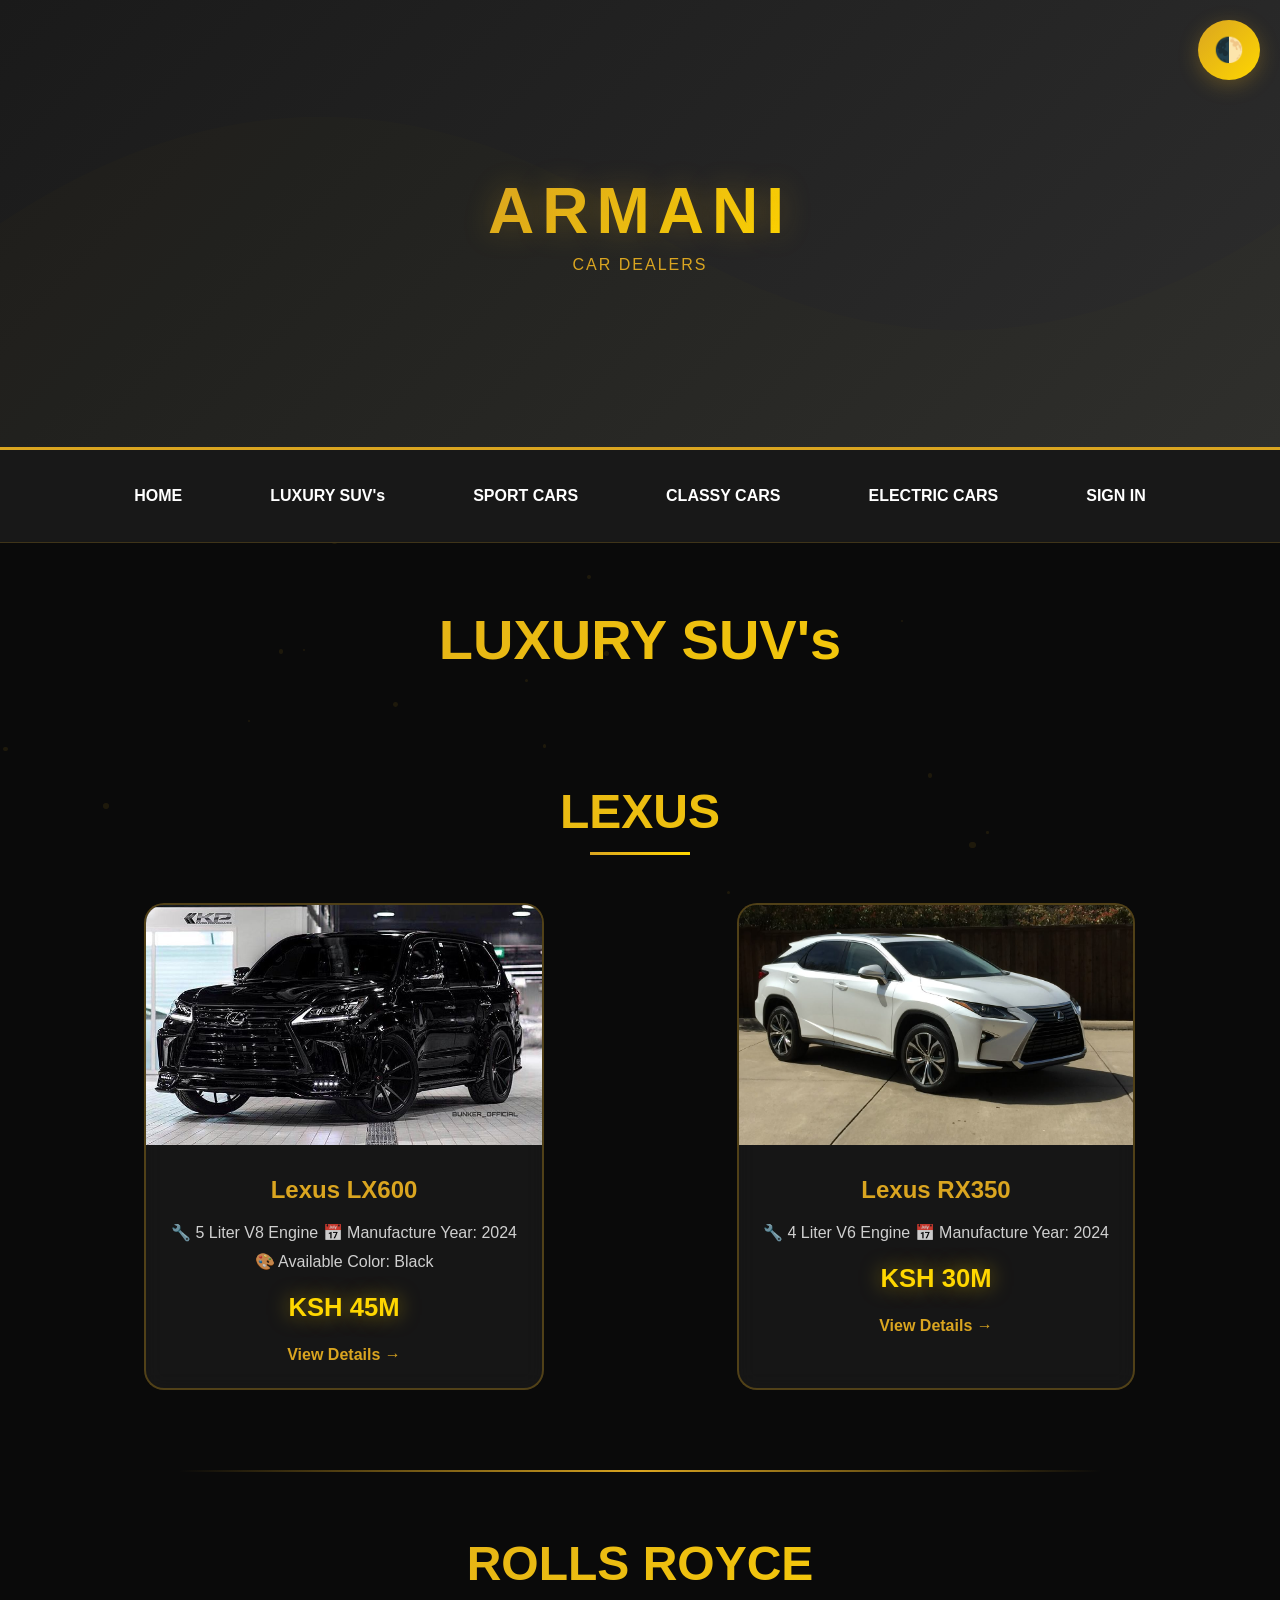
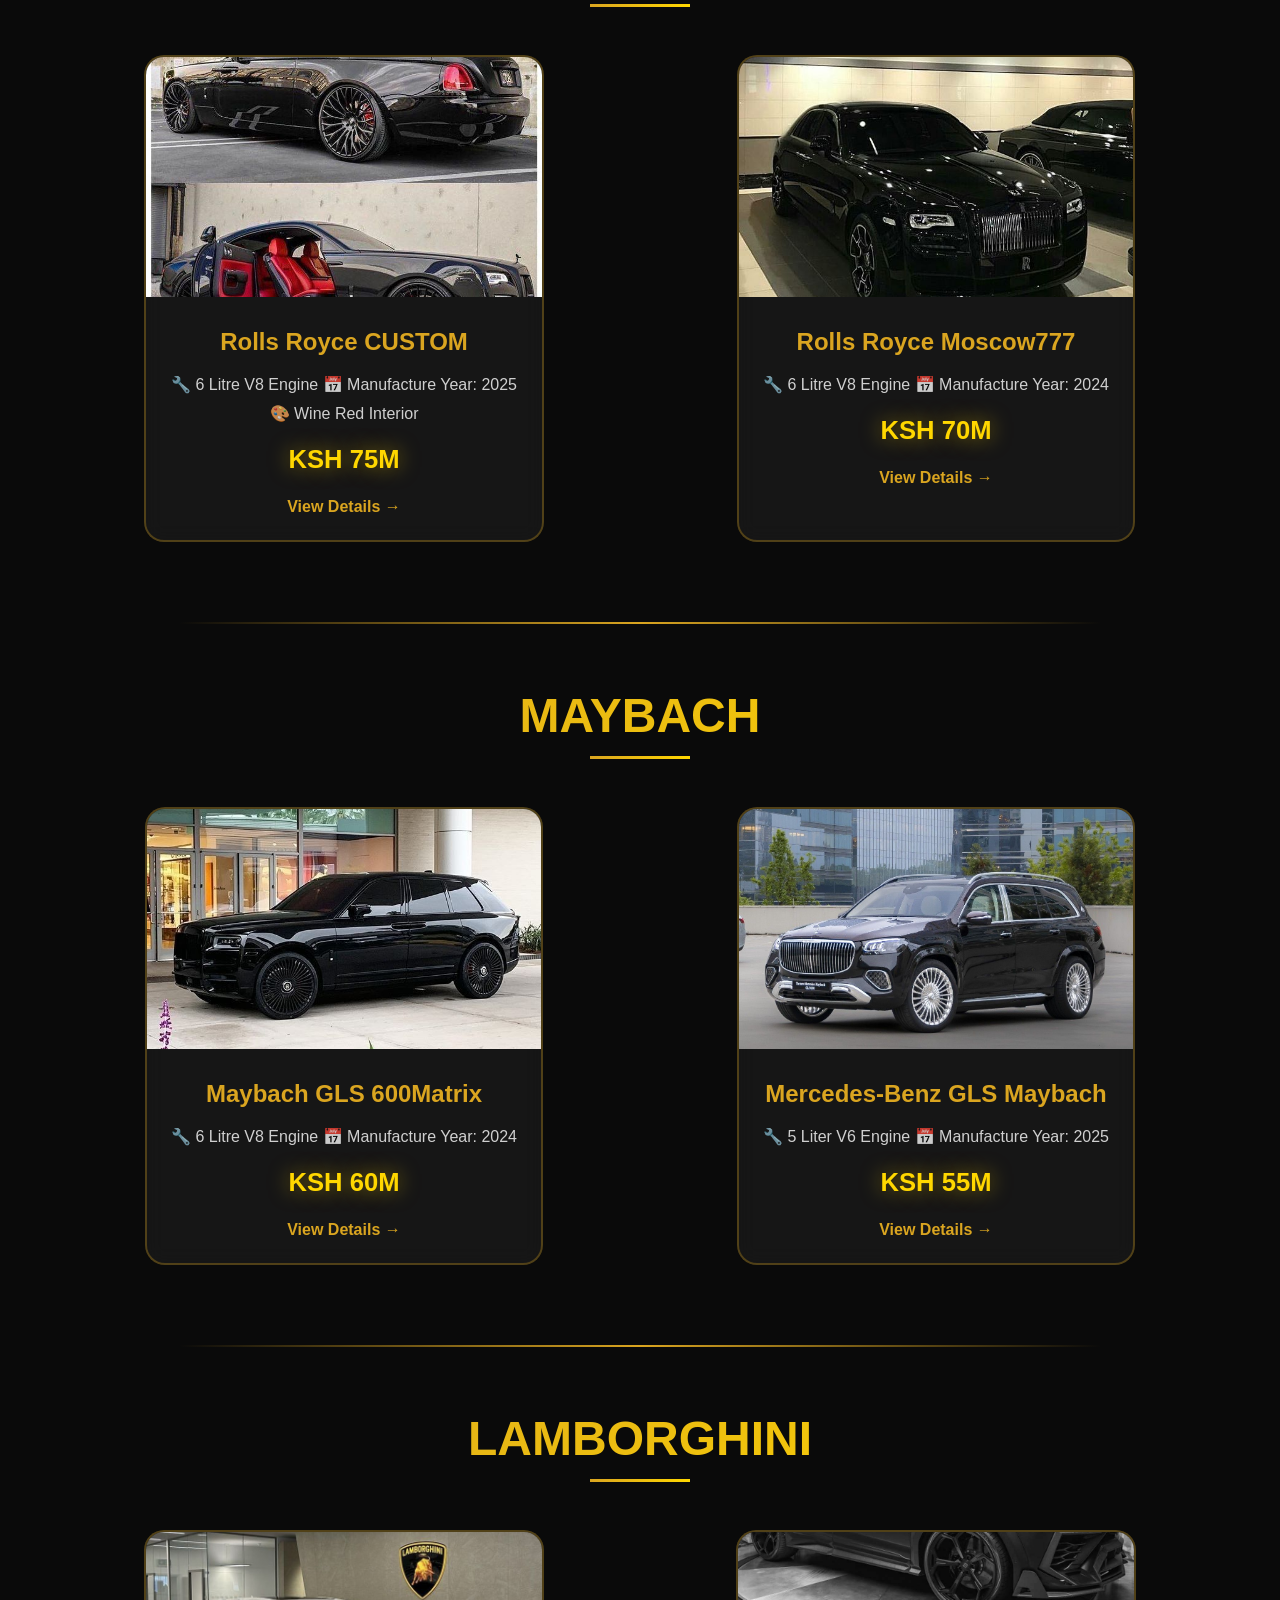
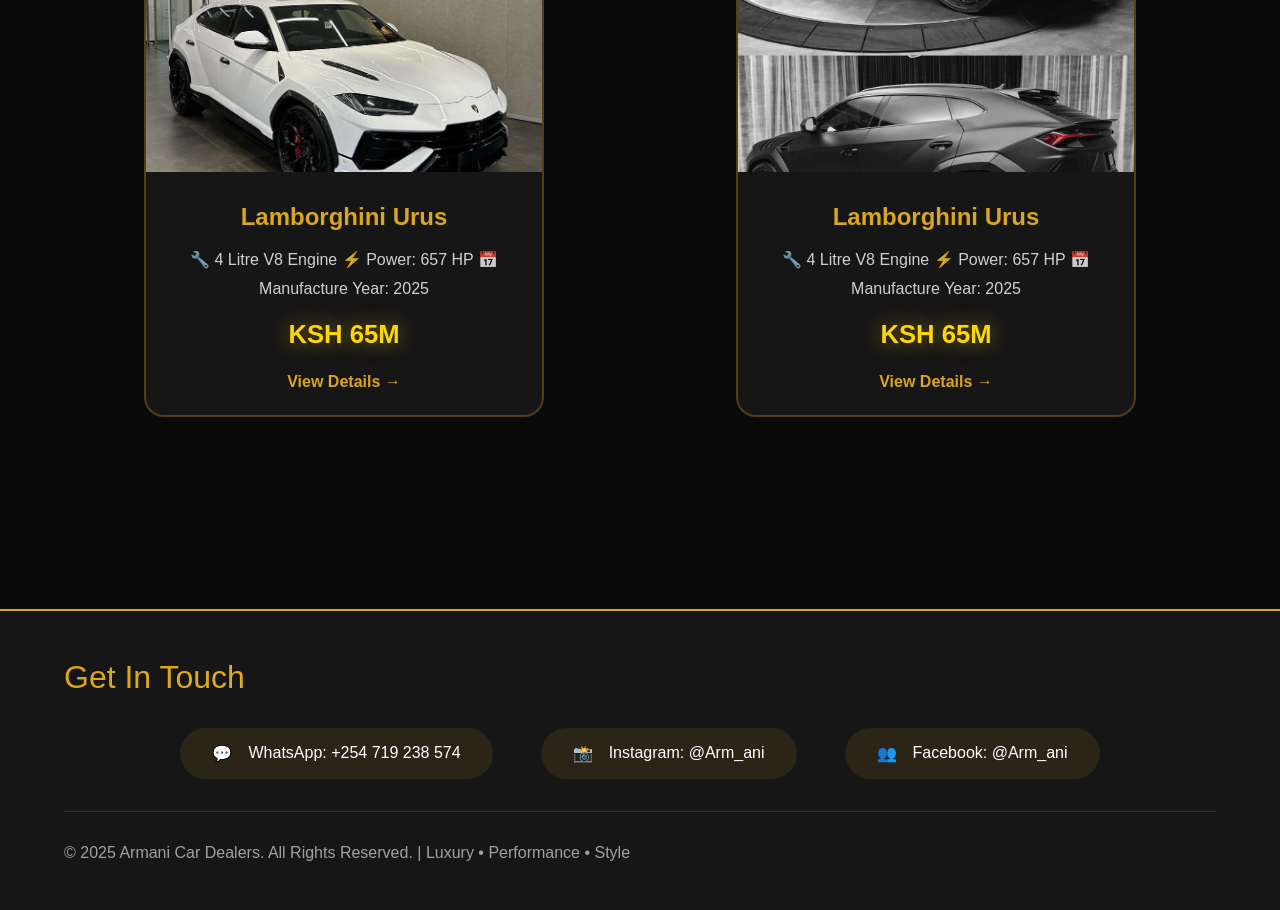
<file: Luxury cars.html>
<!DOCTYPE html>
<html lang="en">
<head>
    <meta charset="UTF-8">
    <meta name="viewport" content="width=device-width, initial-scale=1.0">
    <title>Luxury SUVs - Armani Car Dealers</title>
    <style>
* {
    margin: 0;
    padding: 0;
    box-sizing: border-box;
}

body {
    font-family: 'Segoe UI', Tahoma, Geneva, Verdana, sans-serif;
    background: #0a0a0a;
    color: #fff;
    overflow-x: hidden;
    transition: background 0.3s ease, color 0.3s ease;
}

body.light-theme {
    background: #f5f5f5;
    color: #1a1a1a;
}

/* Particles Background */
.particles {
    position: fixed;
    top: 0;
    left: 0;
    width: 100%;
    height: 100%;
    pointer-events: none;
    z-index: 0;
}

.particle {
    position: absolute;
    background: rgba(218, 165, 32, 0.1);
    border-radius: 50%;
    animation: float 15s infinite ease-in-out;
}

@keyframes float {
    0%, 100% { transform: translateY(0) translateX(0); }
    25% { transform: translateY(-50px) translateX(30px); }
    50% { transform: translateY(-100px) translateX(-30px); }
    75% { transform: translateY(-50px) translateX(30px); }
}

/* Theme Toggle */
.theme-toggle {
    position: fixed;
    top: 20px;
    right: 20px;
    z-index: 2000;
    background: linear-gradient(135deg, #DAA520 0%, #FFD700 100%);
    border: none;
    padding: 1rem;
    border-radius: 50%;
    cursor: pointer;
    font-size: 1.5rem;
    box-shadow: 0 5px 20px rgba(218, 165, 32, 0.3);
    transition: all 0.3s ease;
}

.theme-toggle:hover {
    transform: scale(1.1) rotate(20deg);
    box-shadow: 0 8px 30px rgba(218, 165, 32, 0.5);
}

/* Hero Section */
.hero-section {
    position: relative;
    height: 50vh;
    background: linear-gradient(135deg, #1a1a1a 0%, #2d2d2d 100%);
    display: flex;
    align-items: center;
    justify-content: center;
    overflow: hidden;
    border-bottom: 3px solid #DAA520;
}

body.light-theme .hero-section {
    background: linear-gradient(135deg, #ffffff 0%, #e0e0e0 100%);
}

.hero-section::before {
    content: '';
    position: absolute;
    top: 0;
    left: 0;
    width: 100%;
    height: 100%;
    background: url('data:image/svg+xml,<svg xmlns="http://www.w3.org/2000/svg" viewBox="0 0 1200 600"><path d="M0,300 Q300,100 600,300 T1200,300 L1200,600 L0,600 Z" fill="rgba(218,165,32,0.05)"/></svg>')
        no-repeat center;
    background-size: cover;
    opacity: 0.3;
}

.logo-container {
    position: relative;
    z-index: 1;
    text-align: center;
    animation: fadeInScale 1.2s ease;
}

@keyframes fadeInScale {
    from { opacity: 0; transform: scale(0.8); }
    to { opacity: 1; transform: scale(1); }
}

.logo-text {
    font-size: 4rem;
    font-weight: 900;
    letter-spacing: 8px;
    background: linear-gradient(135deg, #DAA520 0%, #FFD700 100%);
    -webkit-background-clip: text;
    -webkit-text-fill-color: transparent;
    background-clip: text;
    text-shadow: 0 0 30px rgba(218, 165, 32, 0.3);
}

.logo-tagline {
    font-size: 1rem;
    color: #DAA520;
    letter-spacing: 2px;
    font-weight: 300;
    margin-top: 0.5rem;
}

/* Navigation */
nav {
    position: sticky;
    top: 0;
    background: rgba(26, 26, 26, 0.95);
    backdrop-filter: blur(10px);
    padding: 1.5rem 5%;
    display: flex;
    justify-content: center;
    gap: 2.5rem;
    flex-wrap: wrap;
    z-index: 1000;
    border-bottom: 1px solid rgba(218, 165, 32, 0.2);
    animation: slideDown 0.8s ease;
}

body.light-theme nav {
    background: rgba(255, 255, 255, 0.95);
    border-bottom: 1px solid rgba(218, 165, 32, 0.3);
}

@keyframes slideDown {
    from { transform: translateY(-100%); opacity: 0; }
    to { transform: translateY(0); opacity: 1; }
}

nav a {
    position: relative;
    color: #fff;
    text-decoration: none;
    font-size: 1rem;
    font-weight: 600;
    padding: 0.8rem 1.5rem;
    transition: all 0.3s ease;
}

body.light-theme nav a {
    color: #1a1a1a;
}

/* ✨ NEW UNDERLINE ANIMATION */
nav a::after {
    content: '';
    position: absolute;
    left: 50%;
    bottom: 0;
    width: 0%;
    height: 2px;
    background: linear-gradient(90deg, #DAA520, #FFD700);
    transform: translateX(-50%);
    transition: width 0.3s ease;
}

nav a:hover {
    color: #DAA520;
}

nav a:hover::after {
    width: 80%;
}

/* Page Header */
.page-header {
    text-align: center;
    padding: 4rem 5% 2rem;
}

.page-title {
    font-size: 3.5rem;
    margin-bottom: 2rem;
    background: linear-gradient(135deg, #DAA520 0%, #FFD700 100%);
    -webkit-background-clip: text;
    -webkit-text-fill-color: transparent;
    animation: fadeInDown 1s ease;
}

@keyframes fadeInDown {
    from { opacity: 0; transform: translateY(-30px); }
    to { opacity: 1; transform: translateY(0); }
}

/* Content Container */
.container {
    max-width: 1600px;
    margin: 0 auto;
    padding: 3rem 5%;
}

/* Brand Section */
.brand-section {
    margin-bottom: 5rem;
}

.brand-title {
    font-size: 3rem;
    text-align: center;
    margin-bottom: 3rem;
    background: linear-gradient(135deg, #DAA520 0%, #FFD700 100%);
    -webkit-background-clip: text;
    -webkit-text-fill-color: transparent;
    position: relative;
    padding-bottom: 1rem;
}

.brand-title::after {
    content: '';
    position: absolute;
    bottom: 0;
    left: 50%;
    transform: translateX(-50%);
    width: 100px;
    height: 3px;
    background: linear-gradient(90deg, #DAA520, #FFD700);
}
        .car-gallery {
            display: grid;
            grid-template-columns: repeat(auto-fit, minmax(300px, 1fr));
            gap: 2rem;
            margin-bottom: 4rem;
        }

        .car-item {
            background: rgba(255, 255, 255, 0.05);
            backdrop-filter: blur(10px);
            border: 2px solid rgba(218, 165, 32, 0.3);
            border-radius: 20px;
            overflow: hidden;
            transition: all 0.4s ease;
            animation: fadeInUp 1s ease;
            animation-fill-mode: both;
            max-width: 400px;
            margin: 0 auto;
        }

        body.light-theme .car-item {
            background: rgba(255, 255, 255, 0.8);
            border: 2px solid rgba(218, 165, 32, 0.3);
        }

        .car-item:hover {
            transform: translateY(-10px);
            box-shadow: 0 20px 60px rgba(218, 165, 32, 0.4);
            border-color: #DAA520;
        }

        .car-item img {
            width: 100%;
            height: 240px;
            object-fit: cover;
            transition: transform 0.4s ease;
        }

        .car-item:hover img {
            transform: scale(1.08);
        }

        .car-desc {
            padding: 1.5rem;
            text-align: center;
        }

        .car-name {
            font-size: 1.5rem;
            font-weight: 700;
            color: #DAA520;
            margin-bottom: 0.8rem;
            line-height: 1.4;
        }

        .car-specs {
            font-size: 1rem;
            line-height: 1.8;
            color: rgba(255, 255, 255, 0.8);
            margin-bottom: 1rem;
        }

        body.light-theme .car-specs {
            color: rgba(26, 26, 26, 0.8);
        }

        .car-price {
            font-size: 1.6rem;
            font-weight: 900;
            color: #FFD700;
            margin-top: 1rem;
            text-shadow: 0 0 20px rgba(255, 215, 0, 0.5);
        }

        .divider {
            width: 80%;
            height: 2px;
            background: linear-gradient(90deg, transparent, #DAA520, transparent);
            margin: 4rem auto;
        }
        .car-link {
            display: inline-block;
            margin-top: 1.5rem;
            color: #DAA520;
            font-weight: 600;
            text-decoration: none;
            transition: color 0.3s ease;
        }
        .car-link:hover {
            color: #FFD700;
        }
@keyframes fadeInUp {
    from { opacity: 0; transform: translateY(30px); }
    to { opacity: 1; transform: translateY(0); }
}

/* Footer */
footer {
    background: rgba(26, 26, 26, 0.8);
    padding: 3rem 5%;
    border-top: 2px solid #DAA520;
    margin-top: 4rem;
}

body.light-theme footer {
    background: rgba(255, 255, 255, 0.8);
}

.footer-title {
    font-size: 2rem;
    margin-bottom: 2rem;
    background: linear-gradient(135deg, #DAA520 0%, #FFD700 100%);
    -webkit-background-clip: text;
    -webkit-text-fill-color: transparent;
}

.contact-links {
    display: flex;
    justify-content: center;
    gap: 3rem;
    flex-wrap: wrap;
}

.contact-item {
    display: flex;
    align-items: center;
    gap: 1rem;
    padding: 1rem 2rem;
    background: rgba(218, 165, 32, 0.1);
    border-radius: 50px;
    transition: 0.3s ease;
    color: #fff;
    text-decoration: none;
}

.contact-item:hover {
    background: rgba(218, 165, 32, 0.2);
    transform: translateY(-3px);
}

.copyright {
    margin-top: 2rem;
    padding-top: 2rem;
    border-top: 1px solid rgba(218, 165, 32, 0.2);
    color: rgba(255,255,255,0.6);
}

/* Responsive */
@media (max-width: 968px) {
    .logo-text { font-size: 2.5rem; }
    .hero-section { height: 35vh; }
    nav { gap: 1.5rem; padding: 1rem 3%; }
    nav a { font-size: 0.9rem; }
    .car-gallery { grid-template-columns: 1fr; }
}

@media (max-width: 576px) {
    .logo-text { font-size: 2rem; }
    .page-title { font-size: 2rem; }
    nav a { font-size: 0.85rem; }
}

    </style>
</head>
<body>
    <!-- Particles Background -->
    <div class="particles" id="particles"></div>

    <!-- Theme Toggle Button -->
    <button class="theme-toggle" onclick="toggleTheme()" title="Toggle Theme">
        🌓
    </button>

    <!-- Hero Section with Logo -->
    <div class="hero-section">
        <div class="logo-container">
            <div class="logo-text">ARMANI</div>
            <div class="logo-tagline">CAR DEALERS</div>
        </div>
    </div>

    <!-- Navigation -->
    <nav>
        <a href="index.html">HOME</a>
        <a href="Luxury cars.html">LUXURY SUV's</a>
        <a href="Sport cars.html">SPORT CARS</a>
        <a href="Classic cars.html">CLASSY CARS</a>
        <a href="ELECTRIC CARS.html">ELECTRIC CARS</a>
        <a href="Sign IN.html">SIGN IN</a>
    </nav>

    <!-- Page Header -->
    <div class="page-header">
        <h1 class="page-title">LUXURY SUV's</h1>
    </div>

    <!-- Main Content -->
    <div class="container">
        <!-- LEXUS Section -->
        <div class="brand-section">
            <h2 class="brand-title">LEXUS</h2>
            <div class="car-gallery">
                <div class="car-item">
                    <img src="Lexus lx570 black.jpg" alt="Lexus LX600">
                    <div class="car-desc">
                        <div class="car-name">Lexus LX600</div>
                        <div class="car-specs">
                            <span>🔧 5 Liter V8 Engine</span>
                            <span>📅 Manufacture Year: 2024</span>
                            <span>🎨 Available Color: Black</span>
                        </div>
                        <div class="car-price">KSH 45M</div>
                        <a href="LX600 desc.html" class="car-link">View Details →</a>
                    </div>
                </div>

                <div class="car-item">
                    <img src="2024 Lexus RX350.jpg" alt="Lexus RX350">
                    <div class="car-desc">
                        <div class="car-name">Lexus RX350</div>
                        <div class="car-specs">
                            <span>🔧 4 Liter V6 Engine</span>
                            <span>📅 Manufacture Year: 2024</span>
                        </div>
                        <div class="car-price">KSH 30M</div>
                        <a href="RX350 desc.html" class="car-link">View Details →</a>
                    </div>
                </div>
            </div>
        </div>

        <div class="divider"></div>

        <!-- ROLLS ROYCE Section -->
        <div class="brand-section">
            <h2 class="brand-title">ROLLS ROYCE</h2>
            <div class="car-gallery">
                <div class="car-item">
                    <img src="Rolls royce.jpg" alt="Rolls Royce Custom">
                    <div class="car-desc">
                        <div class="car-name">Rolls Royce CUSTOM</div>
                        <div class="car-specs">
                            <span>🔧 6 Litre V8 Engine</span>
                            <span>📅 Manufacture Year: 2025</span>
                            <span>🎨 Wine Red Interior</span>
                        </div>
                        <div class="car-price">KSH 75M</div>
                        <a href="RR custom.html" class="car-link">View Details →</a>
                    </div>
                </div>

                <div class="car-item">
                    <img src="Rolls royce moscow777.jpg" alt="Rolls Royce Moscow777">
                    <div class="car-desc">
                        <div class="car-name">Rolls Royce Moscow777</div>
                        <div class="car-specs">
                            <span>🔧 6 Litre V8 Engine</span>
                            <span>📅 Manufacture Year: 2024</span>
                        </div>
                        <div class="car-price">KSH 70M</div>
                        <a href="#" class="car-link">View Details →</a>
                    </div>
                </div>
            </div>
        </div>

        <div class="divider"></div>

        <!-- MAYBACH Section -->
        <div class="brand-section">
            <h2 class="brand-title">MAYBACH</h2>
            <div class="car-gallery">
                <div class="car-item">
                    <img src="Maybach GLS 600matrix.jpg" alt="Maybach GLS 600Matrix">
                    <div class="car-desc">
                        <div class="car-name">Maybach GLS 600Matrix</div>
                        <div class="car-specs">
                            <span>🔧 6 Litre V8 Engine</span>
                            <span>📅 Manufacture Year: 2024</span>
                        </div>
                        <div class="car-price">KSH 60M</div>
                        <a href="#" class="car-link">View Details →</a>
                    </div>
                </div>

                <div class="car-item">
                    <img src="Mercedes benz GLS maybach.jpg" alt="Mercedes-Benz GLS Maybach">
                    <div class="car-desc">
                        <div class="car-name">Mercedes-Benz GLS Maybach</div>
                        <div class="car-specs">
                            <span>🔧 5 Liter V6 Engine</span>
                            <span>📅 Manufacture Year: 2025</span>
                        </div>
                        <div class="car-price">KSH 55M</div>
                        <a href="#" class="car-link">View Details →</a>
                    </div>
                </div>
            </div>
        </div>

        <div class="divider"></div>

        <!-- LAMBORGHINI Section -->
        <div class="brand-section">
            <h2 class="brand-title">LAMBORGHINI</h2>
            <div class="car-gallery">
                <div class="car-item">
                    <img src="Lambo Urus.jpg" alt="Lamborghini Urus">
                    <div class="car-desc">
                        <div class="car-name">Lamborghini Urus</div>
                        <div class="car-specs">
                            <span>🔧 4 Litre V8 Engine</span>
                            <span>⚡ Power: 657 HP</span>
                            <span>📅 Manufacture Year: 2025</span>
                        </div>
                        <div class="car-price">KSH 65M</div>
                        <a href="#" class="car-link">View Details →</a>
                    </div>
                </div>

                <div class="car-item">
                    <img src="Urus.jpg" alt="Lamborghini Urus">
                    <div class="car-desc">
                        <div class="car-name">Lamborghini Urus</div>
                        <div class="car-specs">
                            <span>🔧 4 Litre V8 Engine</span>
                            <span>⚡ Power: 657 HP</span>
                            <span>📅 Manufacture Year: 2025</span>
                        </div>
                        <div class="car-price">KSH 65M</div>
                        <a href="#" class="car-link">View Details →</a>
                    </div>
                </div>
            </div>
        </div>
    </div>

    <!-- Footer -->
    <footer>
        <div class="footer-content">
            <div class="footer-title">Get In Touch</div>
            
            <div class="contact-links">
                <a href="https://wa.me/254719238574" class="contact-item" target="_blank">
                    <span class="contact-icon">💬</span>
                    <span>WhatsApp: +254 719 238 574</span>
                </a>

                <a href="https://www.instagram.com/arm_ani" class="contact-item" target="_blank">
                    <span class="contact-icon">📸</span>
                    <span>Instagram: @Arm_ani</span>
                </a>

                <a href="https://www.facebook.com/armani" class="contact-item" target="_blank">
                    <span class="contact-icon">👥</span>
                    <span>Facebook: @Arm_ani</span>
                </a>
            </div>

            <div class="copyright">
                <p>© 2025 Armani Car Dealers. All Rights Reserved. | Luxury • Performance • Style</p>
            </div>
        </div>
    </footer>

    <script>
        // Create animated background particles
        const particlesContainer = document.getElementById('particles');
        const particleCount = 40;

        for (let i = 0; i < particleCount; i++) {
            const particle = document.createElement('div');
            particle.className = 'particle';
            
            const size = Math.random() * 5 + 2;
            const posX = Math.random() * 100;
            const posY = Math.random() * 100;
            const delay = Math.random() * 15;
            
            particle.style.width = `${size}px`;
            particle.style.height = `${size}px`;
            particle.style.left = `${posX}%`;
            particle.style.top = `${posY}%`;
            particle.style.animationDelay = `${delay}s`;
            
            particlesContainer.appendChild(particle);
        }

        // Theme Toggle Function
        function toggleTheme() {
            document.body.classList.toggle('light-theme');
            
            // Save theme preference
            const isLight = document.body.classList.contains('light-theme');
            localStorage.setItem('armani-theme', isLight ? 'light' : 'dark');
        }

        // Load saved theme
        window.addEventListener('load', () => {
            const savedTheme = localStorage.getItem('armani-theme');
            if (savedTheme === 'light') {
                document.body.classList.add('light-theme');
            }
        });

        // Stagger animations for car items
        const carItems = document.querySelectorAll('.car-item');
        carItems.forEach((item, index) => {
            item.style.animationDelay = `${index * 0.2}s`;
        });
    </script>
</body>
</html>
</file>
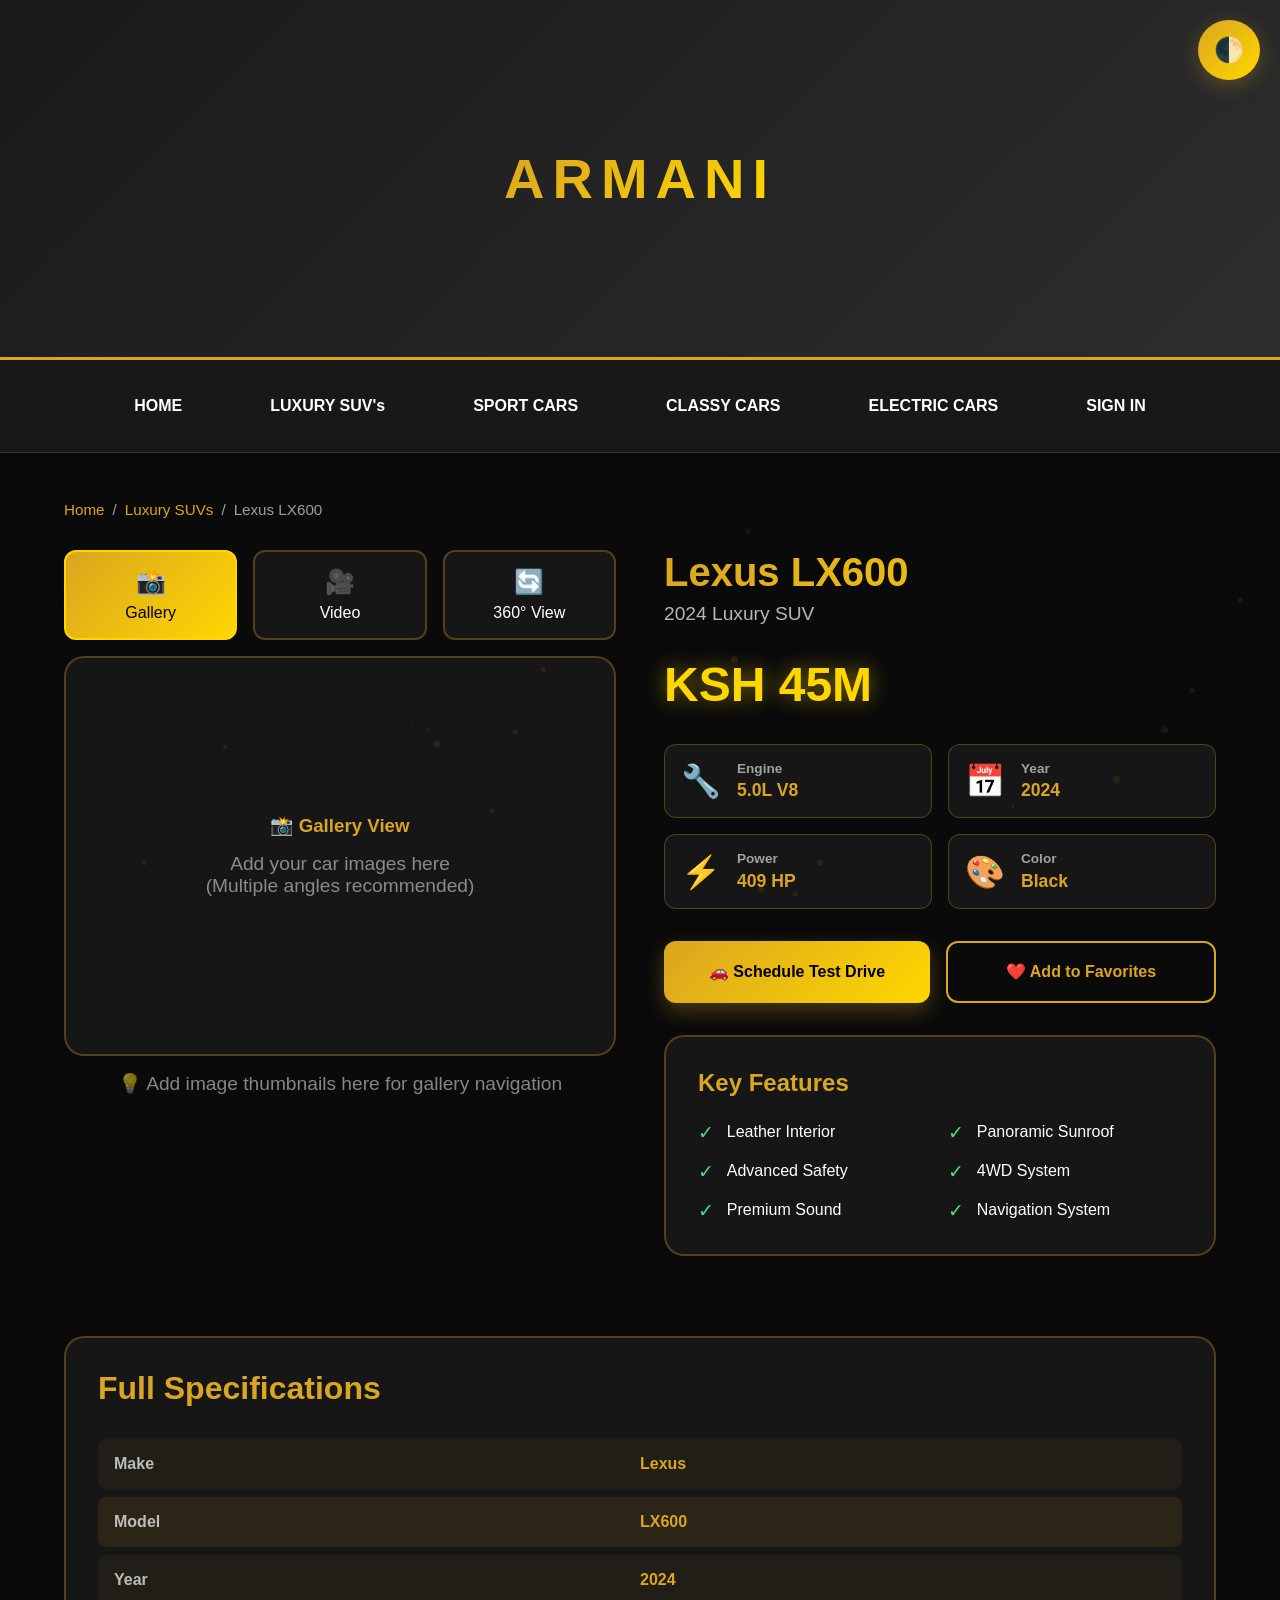
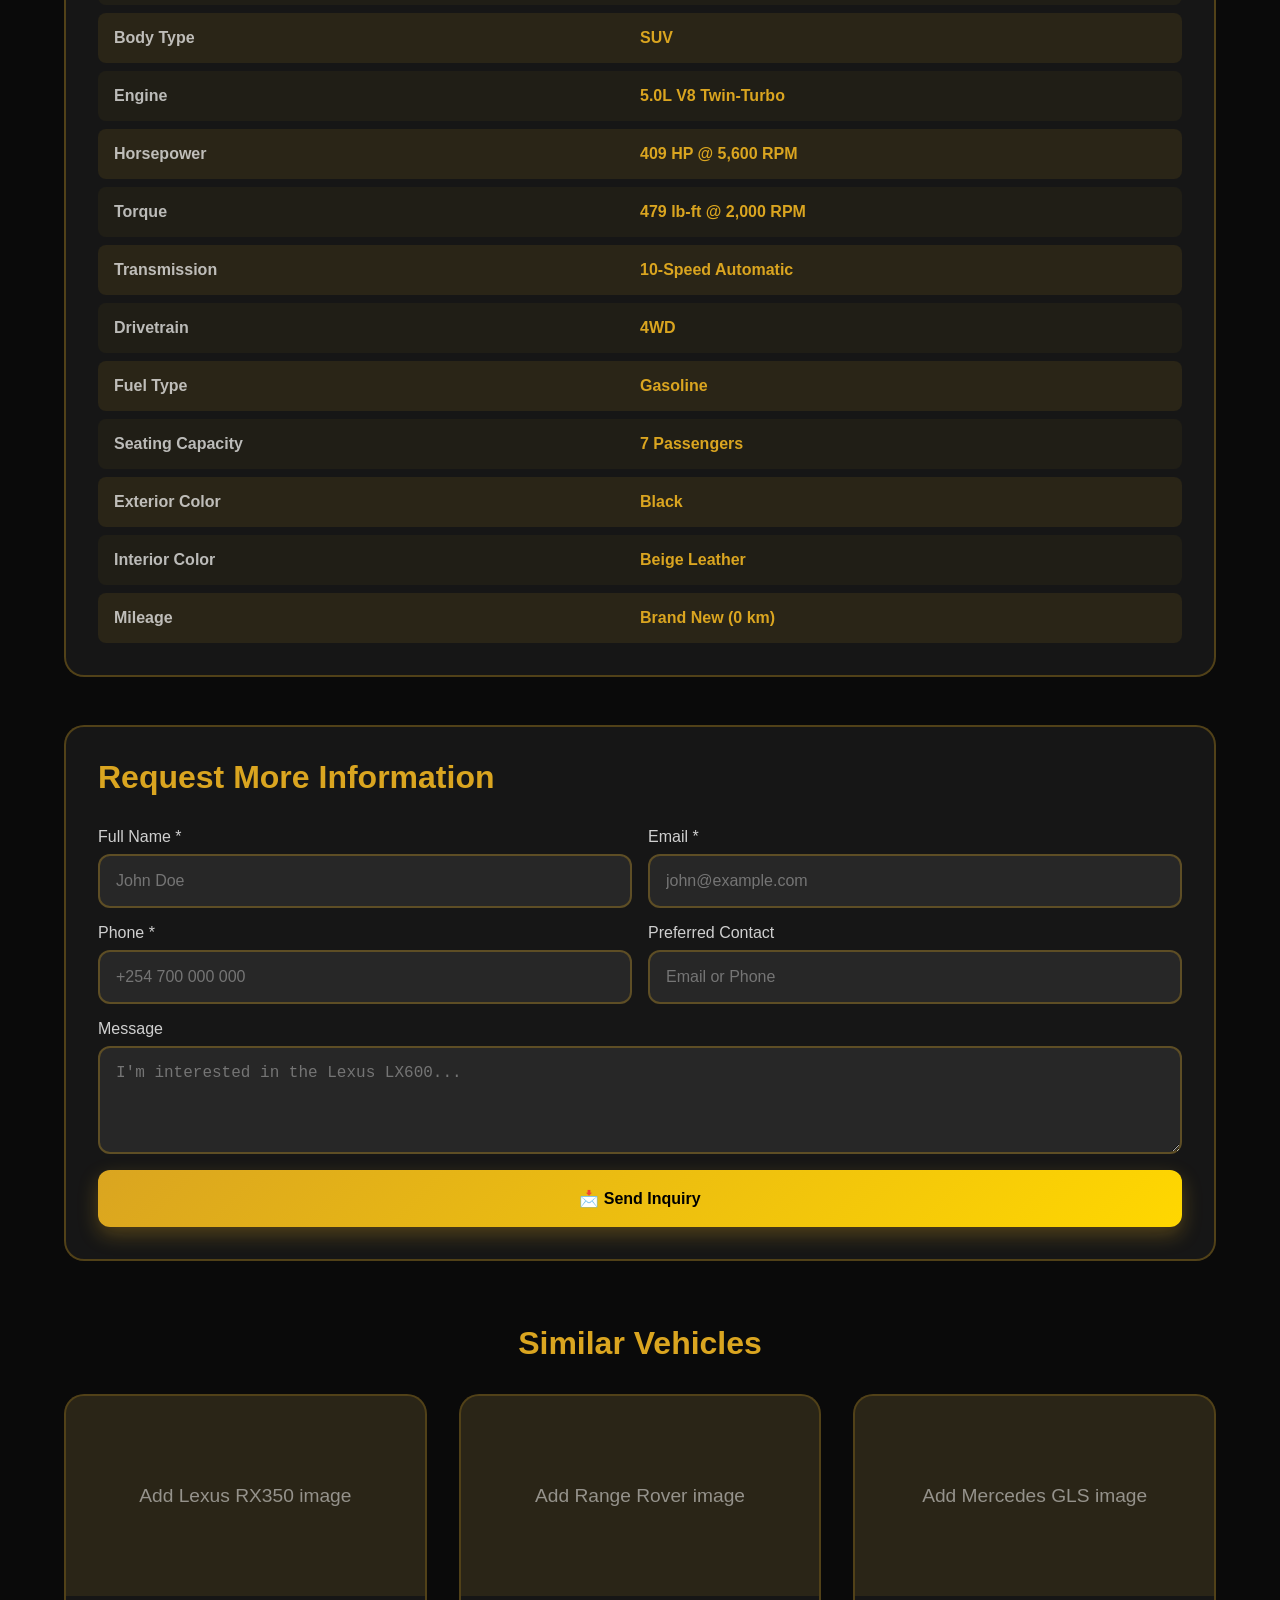
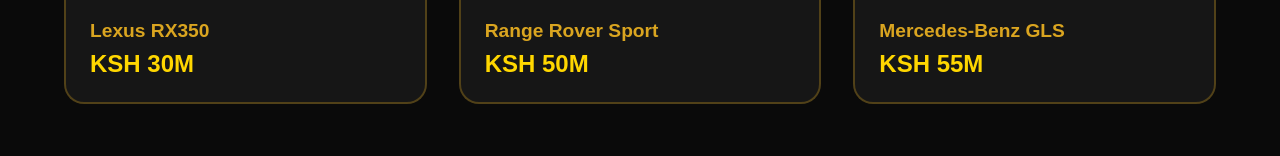
<file: LX600 desc.html>
<!DOCTYPE html>
<html lang="en">
<head>
    <meta charset="UTF-8">
    <meta name="viewport" content="width=device-width, initial-scale=1.0">
    <title>Lexus LX600 2024 - Armani Car Dealers</title>
    <link rel="stylesheet" href="style2.css">
</head>
<body>
    <!-- Particles Background -->
    <div class="particles" id="particles"></div>

    <!-- Theme Toggle -->
    <button class="theme-toggle" onclick="toggleTheme()">🌓</button>

    <!-- Hero Section -->
    <div class="hero-section">
        <div class="logo-text">ARMANI</div>
    </div>

    <!-- Navigation -->
    <nav>
        <a href="index.html">HOME</a>
        <a href="Luxury cars.html">LUXURY SUV's</a>
        <a href="Sport cars.html">SPORT CARS</a>
        <a href="Classic cars.html">CLASSY CARS</a>
        <a href="ELECTRIC CARS.html">ELECTRIC CARS</a>
        <a href="Sign IN.html">SIGN IN</a>
    </nav>

    <!-- Main Content -->
    <div class="container">
        <!-- Breadcrumb -->
        <div class="breadcrumb">
            <a href="index.html">Home</a>
            <span>/</span>
            <a href="Luxury cars.html">Luxury SUVs</a>
            <span>/</span>
            <span>Lexus LX600</span>
        </div>

        <!-- Car Detail Grid -->
        <div class="car-detail-grid">
            <!-- Media Section -->
            <div class="media-section">
                <!-- Media Tabs -->
                <div class="media-tabs">
                    <div class="media-tab active" onclick="switchMedia('gallery')">
                        <span>📸</span>
                        <div>Gallery</div>
                    </div>
                    <div class="media-tab" onclick="switchMedia('video')">
                        <span>🎥</span>
                        <div>Video</div>
                    </div>
                    <div class="media-tab" onclick="switchMedia('360')">
                        <span>🔄</span>
                        <div>360° View</div>
                    </div>
                </div>

                <!-- Main Media Display -->
                <div class="main-media" id="mainMedia">
                    <div class="media-placeholder">
                        <h3>📸 Gallery View</h3>
                        <p class="placeholder-text">Add your car images here<br>(Multiple angles recommended)</p>
                    </div>
                </div>

                <!-- Thumbnail placeholder hint -->
                <div class="placeholder-text" style="text-align: center; margin-top: 1rem;">
                    💡 Add image thumbnails here for gallery navigation
                </div>
            </div>

            <!-- Car Info -->
            <div class="car-info">
                <h1 class="car-title">Lexus LX600</h1>
                <p class="car-subtitle">2024 Luxury SUV</p>
                <div class="car-price">KSH 45M</div>

                <!-- Quick Specs -->
                <div class="quick-specs">
                    <div class="spec-item">
                        <div class="spec-icon">🔧</div>
                        <div class="spec-info">
                            <h4>Engine</h4>
                            <p>5.0L V8</p>
                        </div>
                    </div>
                    <div class="spec-item">
                        <div class="spec-icon">📅</div>
                        <div class="spec-info">
                            <h4>Year</h4>
                            <p>2024</p>
                        </div>
                    </div>
                    <div class="spec-item">
                        <div class="spec-icon">⚡</div>
                        <div class="spec-info">
                            <h4>Power</h4>
                            <p>409 HP</p>
                        </div>
                    </div>
                    <div class="spec-item">
                        <div class="spec-icon">🎨</div>
                        <div class="spec-info">
                            <h4>Color</h4>
                            <p>Black</p>
                        </div>
                    </div>
                </div>

                <!-- Action Buttons -->
                <div class="action-buttons">
                    <button class="btn btn-primary" onclick="scheduleTestDrive()">
                        🚗 Schedule Test Drive
                    </button>
                    <button class="btn btn-secondary" onclick="addToFavorites()">
                        ❤️ Add to Favorites
                    </button>
                </div>

                <!-- Features -->
                <div class="features-section">
                    <h3>Key Features</h3>
                    <div class="features-grid">
                        <div class="feature-item">
                            <span>✓</span>
                            <p>Leather Interior</p>
                        </div>
                        <div class="feature-item">
                            <span>✓</span>
                            <p>Panoramic Sunroof</p>
                        </div>
                        <div class="feature-item">
                            <span>✓</span>
                            <p>Advanced Safety</p>
                        </div>
                        <div class="feature-item">
                            <span>✓</span>
                            <p>4WD System</p>
                        </div>
                        <div class="feature-item">
                            <span>✓</span>
                            <p>Premium Sound</p>
                        </div>
                        <div class="feature-item">
                            <span>✓</span>
                            <p>Navigation System</p>
                        </div>
                    </div>
                </div>
            </div>
        </div>

        <!-- Full Specifications -->
        <div class="specs-section">
            <h2>Full Specifications</h2>
            <div class="specs-table">
                <div class="spec-row">
                    <span class="spec-label">Make</span>
                    <span class="spec-value">Lexus</span>
                </div>
                <div class="spec-row">
                    <span class="spec-label">Model</span>
                    <span class="spec-value">LX600</span>
                </div>
                <div class="spec-row">
                    <span class="spec-label">Year</span>
                    <span class="spec-value">2024</span>
                </div>
                <div class="spec-row">
                    <span class="spec-label">Body Type</span>
                    <span class="spec-value">SUV</span>
                </div>
                <div class="spec-row">
                    <span class="spec-label">Engine</span>
                    <span class="spec-value">5.0L V8 Twin-Turbo</span>
                </div>
                <div class="spec-row">
                    <span class="spec-label">Horsepower</span>
                    <span class="spec-value">409 HP @ 5,600 RPM</span>
                </div>
                <div class="spec-row">
                    <span class="spec-label">Torque</span>
                    <span class="spec-value">479 lb-ft @ 2,000 RPM</span>
                </div>
                <div class="spec-row">
                    <span class="spec-label">Transmission</span>
                    <span class="spec-value">10-Speed Automatic</span>
                </div>
                <div class="spec-row">
                    <span class="spec-label">Drivetrain</span>
                    <span class="spec-value">4WD</span>
                </div>
                <div class="spec-row">
                    <span class="spec-label">Fuel Type</span>
                    <span class="spec-value">Gasoline</span>
                </div>
                <div class="spec-row">
                    <span class="spec-label">Seating Capacity</span>
                    <span class="spec-value">7 Passengers</span>
                </div>
                <div class="spec-row">
                    <span class="spec-label">Exterior Color</span>
                    <span class="spec-value">Black</span>
                </div>
                <div class="spec-row">
                    <span class="spec-label">Interior Color</span>
                    <span class="spec-value">Beige Leather</span>
                </div>
                <div class="spec-row">
                    <span class="spec-label">Mileage</span>
                    <span class="spec-value">Brand New (0 km)</span>
                </div>
            </div>
        </div>

        <!-- Contact Form -->
        <div class="contact-form">
            <h2>Request More Information</h2>
            <form onsubmit="submitInquiry(event)">
                <div class="form-grid">
                    <div class="form-group">
                        <label>Full Name *</label>
                        <input type="text" required placeholder="John Doe">
                    </div>
                    <div class="form-group">
                        <label>Email *</label>
                        <input type="email" required placeholder="john@example.com">
                    </div>
                    <div class="form-group">
                        <label>Phone *</label>
                        <input type="tel" required placeholder="+254 700 000 000">
                    </div>
                    <div class="form-group">
                        <label>Preferred Contact</label>
                        <input type="text" placeholder="Email or Phone">
                    </div>
                    <div class="form-group full-width">
                        <label>Message</label>
                        <textarea rows="4" placeholder="I'm interested in the Lexus LX600..."></textarea>
                    </div>
                </div>
                <button type="submit" class="btn btn-primary" style="width: 100%;">
                    📩 Send Inquiry
                </button>
            </form>
        </div>

        <!-- Similar Cars -->
        <div class="similar-cars">
            <h2>Similar Vehicles</h2>
            <div class="similar-grid">
                <div class="similar-car-card" onclick="window.location.href='#'">
                    <div class="placeholder-text" style="height: 200px; display: flex; align-items: center; justify-content: center; background: rgba(218, 165, 32, 0.1);">
                        Add Lexus RX350 image
                    </div>
                    <div class="similar-car-info">
                        <div class="similar-car-name">Lexus RX350</div>
                        <div class="similar-car-price">KSH 30M</div>
                    </div>
                </div>
                <div class="similar-car-card" onclick="window.location.href='#'">
                    <div class="placeholder-text" style="height: 200px; display: flex; align-items: center; justify-content: center; background: rgba(218, 165, 32, 0.1);">
                        Add Range Rover image
                    </div>
                    <div class="similar-car-info">
                        <div class="similar-car-name">Range Rover Sport</div>
                        <div class="similar-car-price">KSH 50M</div>
                    </div>
                </div>
                <div class="similar-car-card" onclick="window.location.href='#'">
                    <div class="placeholder-text" style="height: 200px; display: flex; align-items: center; justify-content: center; background: rgba(218, 165, 32, 0.1);">
                        Add Mercedes GLS image
                    </div>
                    <div class="similar-car-info">
                        <div class="similar-car-name">Mercedes-Benz GLS</div>
                        <div class="similar-car-price">KSH 55M</div>
                    </div>
                </div>
            </div>
        </div>
    </div>

    <script>
        // Create particles
        const particlesContainer = document.getElementById('particles');
        for (let i = 0; i < 40; i++) {
            const particle = document.createElement('div');
            particle.className = 'particle';
            const size = Math.random() * 5 + 2;
            particle.style.width = `${size}px`;
            particle.style.height = `${size}px`;
            particle.style.left = `${Math.random() * 100}%`;
            particle.style.top = `${Math.random() * 100}%`;
            particle.style.animationDelay = `${Math.random() * 15}s`;
            particlesContainer.appendChild(particle);
        }

        // Theme toggle
        function toggleTheme() {
            document.body.classList.toggle('light-theme');
            const isLight = document.body.classList.contains('light-theme');
            localStorage.setItem('armani-theme', isLight ? 'light' : 'dark');
        }

        window.addEventListener('load', () => {
            if (localStorage.getItem('armani-theme') === 'light') {
                document.body.classList.add('light-theme');
            }
        });

        // Switch media tabs
        function switchMedia(type) {
            const tabs = document.querySelectorAll('.media-tab');
            tabs.forEach(tab => tab.classList.remove('active'));
            event.target.closest('.media-tab').classList.add('active');

            const mainMedia = document.getElementById('mainMedia');
            
            if (type === 'gallery') {
                mainMedia.innerHTML = `
                    <div class="media-placeholder">
                        <h3>📸 Gallery View</h3>
                        <p class="placeholder-text">Add your car images here<br>(Multiple angles recommended)</p>
                    </div>
                `;
            } else if (type === 'video') {
                mainMedia.innerHTML = `
                    <div class="media-placeholder">
                        <h3>🎥 Video Showcase</h3>
                        <p class="placeholder-text">Add your video here<br>(Use &lt;video&gt; tag or YouTube embed)</p>
                        <p class="placeholder-text" style="margin-top: 1rem; font-size: 0.9rem;">
                            Example:<br>
                            &lt;video controls width="100%"&gt;<br>
                            &nbsp;&nbsp;&lt;source src="car-video.mp4"&gt;<br>
                            &lt;/video&gt;
                        </p>
                    </div>
                `;
            } else if (type === '360') {
                mainMedia.innerHTML = `
                    <div class="media-placeholder">
                        <h3>🔄 360° View</h3>
                        <p class="placeholder-text">Add your 360° viewer here<br>(Use 360 image viewer library or frames)</p>
                        <p class="placeholder-text" style="margin-top: 1rem; font-size: 0.9rem;">
                            Recommended libraries:<br>
                            • Photo Sphere Viewer<br>
                            • Pannellum<br>
                            • Three.js for 3D models
                        </p>
                    </div>
                `;
            }
        }

        // Schedule test drive
        function scheduleTestDrive() {
            alert('Test Drive Booking:\n\nThis would open a booking form or calendar to schedule a test drive appointment.');
        }

        // Add to favorites
        function addToFavorites() {
            alert('Added to Favorites!\n\nThis car has been saved to your favorites list.');
        }

        // Submit inquiry form
        function submitInquiry(e) {
            e.preventDefault();
            alert('Inquiry Submitted!\n\nThank you for your interest. Our sales team will contact you shortly.');
            e.target.reset();
        }
    </script>
</body>
</html>
</file>
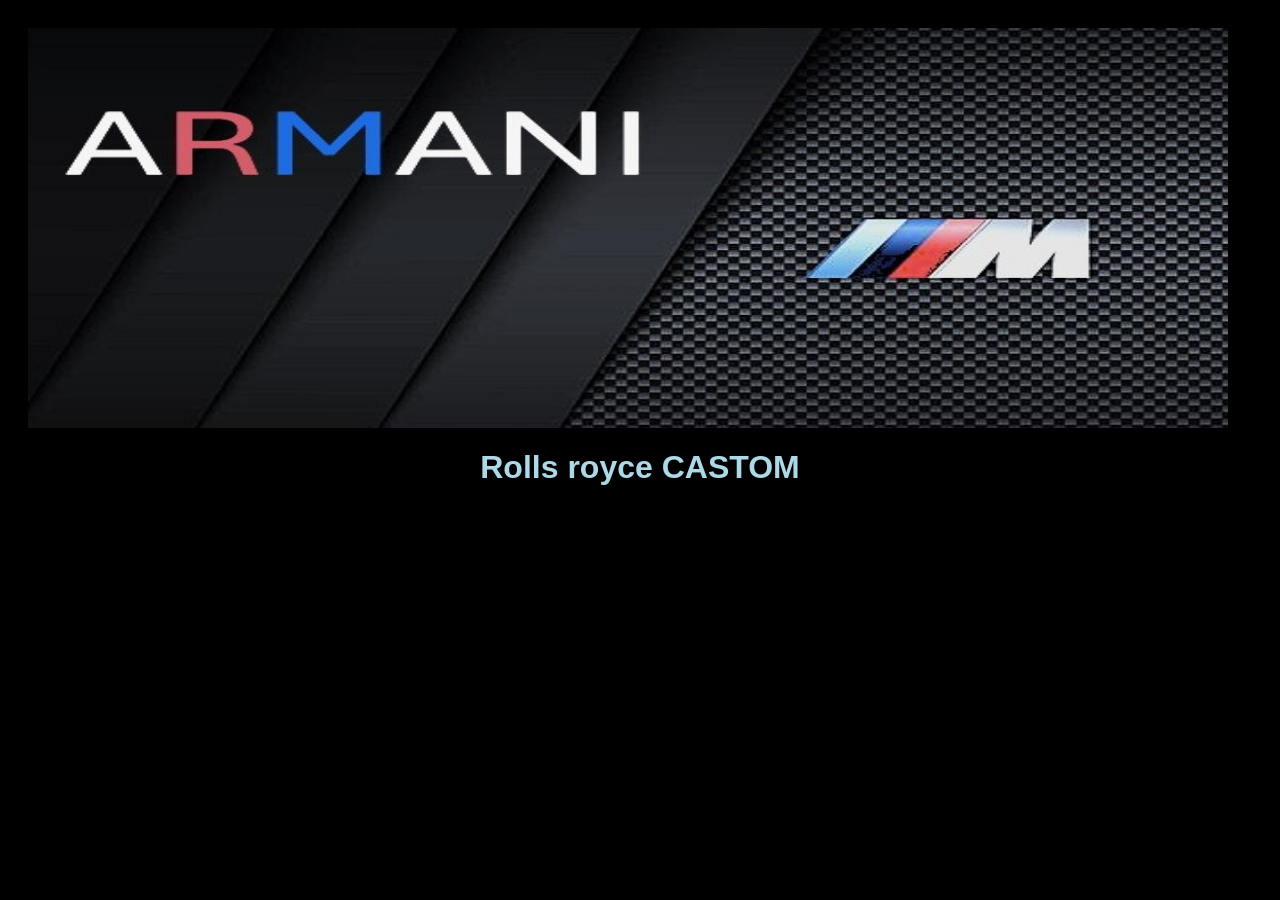
<file: RR custom.html>
<! doctype html>
<html lang="en">
<head>
   <meta charset="UTF-8">
   <meta name="viewport" content="width=device-width, initial-scale=1.0">
   <title>Rolls royce CASTOM</title>
   <style>
    body
{background-color: black;
 color: white;
 font-family:Arial, san-serif;
 padding: 20px;}

h1{text-align: center;
color: lightblue;}

.container
{display: flex;
align-items: flex-start;
gap: 20px;}

.video iframe{
width: 640px;
height: 360px;
border: none;}

</style>
</head>

<body>

<img src="LOGO.jpg" width="1200" height="400" alt="ARMINI logo"/>

<h1>Rolls royce CASTOM</h1>

<div class="container">
  <!-- video on the left -->
  <div class="video">
<iframe width="672" height="378" src="https://www.youtube.com/embed/iO65hYAOVWU" title="2024 Rolls-Royce Phantom EWB Diamond Edition - New Brutal Luxury Sedan by MANSORY" frameborder="0" allow="accelerometer; autoplay; clipboard-write; encrypted-media; gyroscope; picture-in-picture; web-share" referrerpolicy="strict-origin-when-cross-origin" allowfullscreen></iframe>
  </div>

  <!-- Table on the right -->
  <div class="specs">

	</div>
    </div>
</body>
</html>
</file>
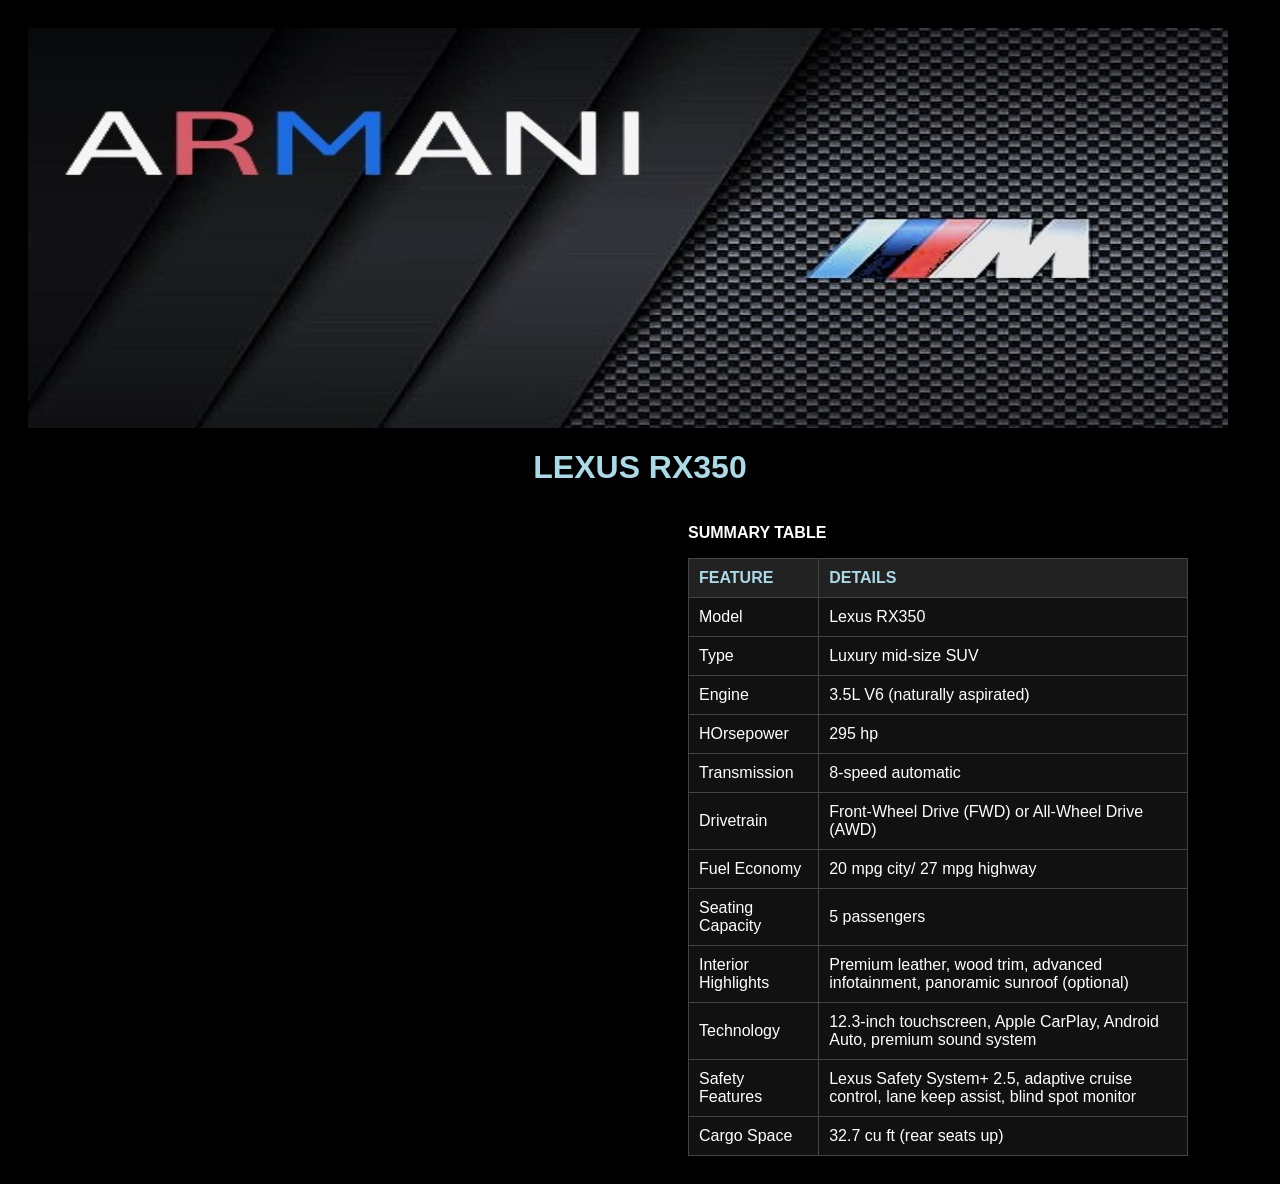
<file: RX350 desc.html>
<! doctype html>
<html lang="en">
<head>
   <meta charset="UTF-8">
   <meta name="viewport" content="width=device-width, initial-scale=1.0">
   <title>LEXUS RX350</title>
   <style>
    body
{background-color: black;
color: white;
font-family:Arial, san-serif;
padding: 20px;}

h1{text-align: center;
color: lightblue;}

.container
{display: flex;
align-items: flex-start;
gap: 20px;}

.video iframe{
width: 640px;
height: 360px;
border: none;}

table
{border-collapse: collapse;
background-color:#111;
width: 500px;}

th, td
{border: 1px solid #444;
padding: 10px;
text-align: left;}

th {background-color: #222;
   color: lightblue;}
</style>
</head>

<body>

<img src="LOGO.jpg" width="1200" height="400" alt="ARMANI logo"/>

<h1>LEXUS RX350</h1>

<div class="container">
  <!-- Video on the left -->
  <div class="video">
    <iframe width="640" height="360" src="https://www.youtube.com/embed/j6AfWpoVp3E" title="2024 Lexus RX 350 - Sound, Interior and Exterior" frameborder="0" allow="accelerometer; autoplay; clipboard-write; encrypted-media; gyroscope; picture-in-picture; web-share" referrerpolicy="strict-origin-when-cross-origin" allowfullscreen></iframe>
    </div>

   <!-- Table on the right -->
   <div class="specs">
 
<p><strong>SUMMARY TABLE<strong></p>

<table>
 <tr>
 <th>FEATURE</th>
 <th>DETAILS</th>
 </tr>

<tr>
 <td>Model</td>
 <td>Lexus RX350</td>
 </tr>

 <tr>
<td>Type</td>
 <td>Luxury mid-size SUV</td>
 </tr>

 <tr>
<td>Engine</td>
 <td>3.5L V6 (naturally aspirated)</td>
 </tr>

 <tr>
 <td>HOrsepower</td>
  <td>295 hp</td>
</tr>

<tr>
 <td>Transmission</td>
 <td>8-speed automatic</td>
</tr>

 <tr>
<td>Drivetrain</td>
<td>Front-Wheel Drive (FWD) or All-Wheel Drive (AWD)</td>
</tr>

 <tr>
 <td>Fuel Economy</td>
 <td>20 mpg city/ 27 mpg highway</td>
 </tr>

 <tr>
<td>Seating Capacity</td>
 <td>5 passengers</td>
 </tr>

 <tr>
 <td>Interior Highlights</td>
  <td>Premium leather, wood trim, advanced infotainment, panoramic sunroof (optional)</td>
</tr>

<tr>
 <td>Technology</td>
 <td>12.3-inch touchscreen, Apple CarPlay, Android Auto, premium sound system</td>
</tr>

 <tr>
<td>Safety Features</td>
<td>Lexus Safety System+ 2.5, adaptive cruise control, lane keep assist, blind spot monitor</td>
</tr>

 <tr>
 <td>Cargo Space</td>
 <td>32.7 cu ft (rear seats up)</td>
 </tr>

</table>

  </div>
</div>
</body>
</html>
</file>
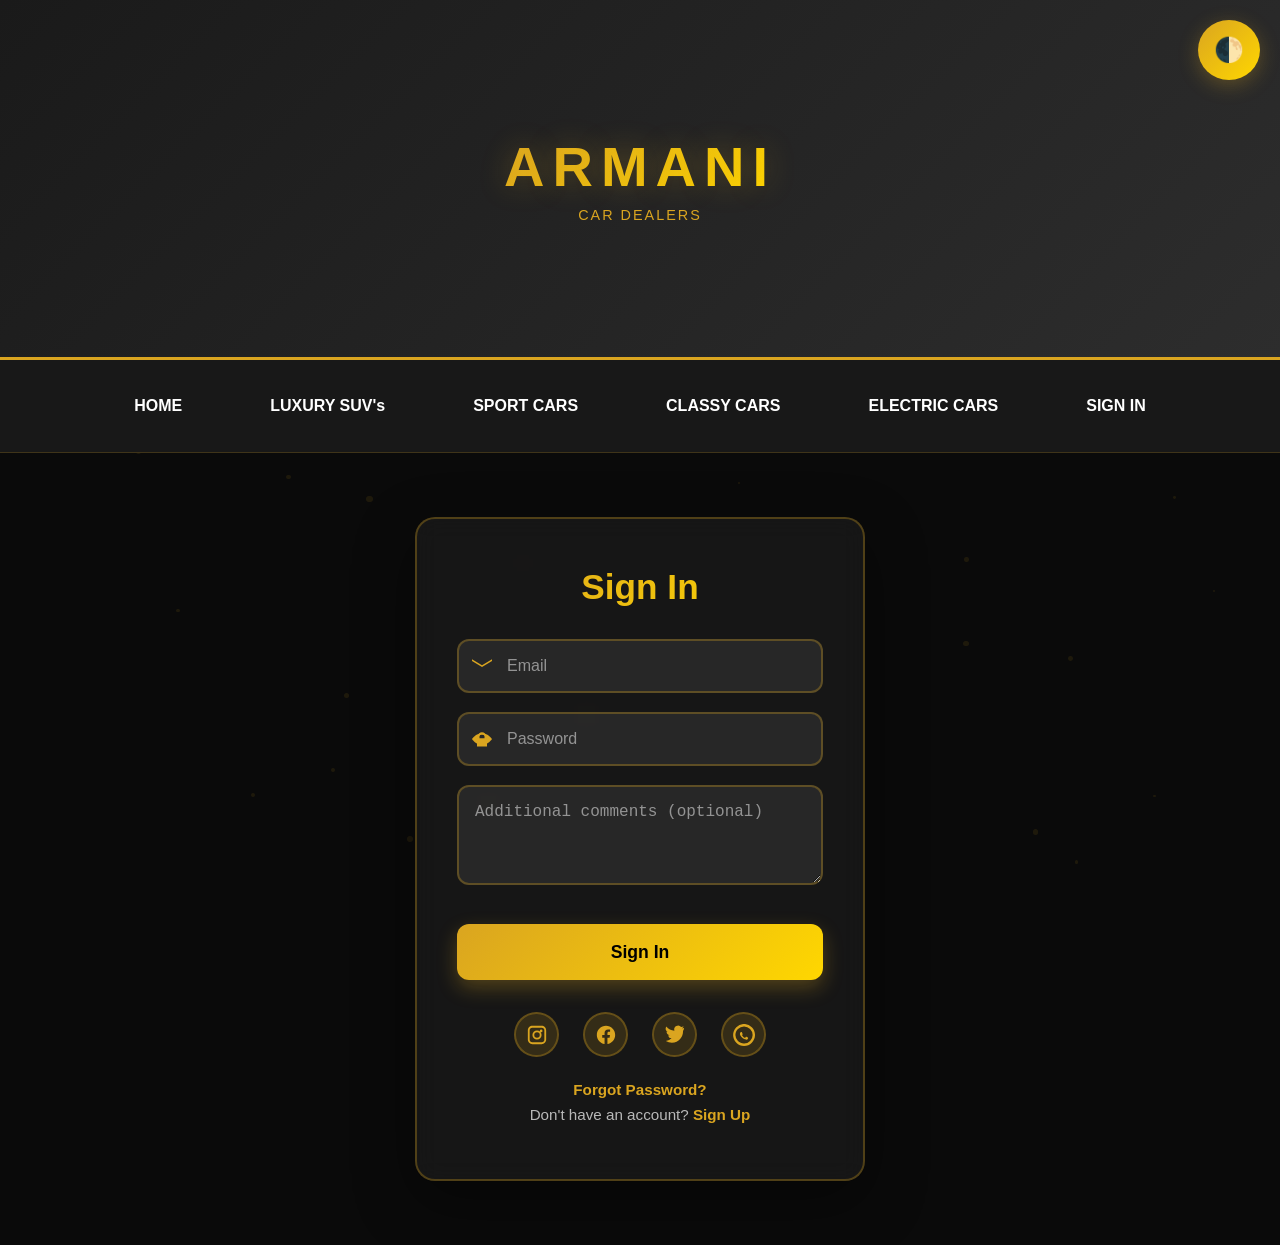
<file: Sign IN.html>
<!DOCTYPE html>
<html lang="en">
<head>
    <meta charset="UTF-8">
    <meta name="viewport" content="width=device-width, initial-scale=1.0">
    <title>Sign In - Armani Car Dealers</title>
    <style>
        * {
            margin: 0;
            padding: 0;
            box-sizing: border-box;
        }

        body {
            font-family: 'Segoe UI', Tahoma, Geneva, Verdana, sans-serif;
            background: #0a0a0a;
            color: #fff;
            min-height: 100vh;
            overflow-x: hidden;
            transition: background 0.3s ease, color 0.3s ease;
        }

        body.light-theme {
            background: #f5f5f5;
            color: #1a1a1a;
        }

        /* Particles Background */
        .particles {
            position: fixed;
            top: 0;
            left: 0;
            width: 100%;
            height: 100%;
            pointer-events: none;
            z-index: 0;
        }

        .particle {
            position: absolute;
            background: rgba(218, 165, 32, 0.1);
            border-radius: 50%;
            animation: float 15s infinite ease-in-out;
        }

        @keyframes float {
            0%, 100% { transform: translateY(0) translateX(0); }
            25% { transform: translateY(-50px) translateX(30px); }
            50% { transform: translateY(-100px) translateX(-30px); }
            75% { transform: translateY(-50px) translateX(30px); }
        }

        /* Theme Toggle */
        .theme-toggle {
            position: fixed;
            top: 20px;
            right: 20px;
            z-index: 2000;
            background: linear-gradient(135deg, #DAA520 0%, #FFD700 100%);
            border: none;
            padding: 1rem;
            border-radius: 50%;
            cursor: pointer;
            font-size: 1.5rem;
            box-shadow: 0 5px 20px rgba(218, 165, 32, 0.3);
            transition: all 0.3s ease;
        }

        .theme-toggle:hover {
            transform: scale(1.1) rotate(20deg);
            box-shadow: 0 8px 30px rgba(218, 165, 32, 0.5);
        }

        /* Hero Section with Logo */
        .hero-section {
            position: relative;
            height: 40vh;
            background: linear-gradient(135deg, #1a1a1a 0%, #2d2d2d 100%);
            display: flex;
            align-items: center;
            justify-content: center;
            overflow: hidden;
            border-bottom: 3px solid #DAA520;
        }

        body.light-theme .hero-section {
            background: linear-gradient(135deg, #ffffff 0%, #e0e0e0 100%);
        }

        .logo-container {
            position: relative;
            z-index: 1;
            text-align: center;
            animation: fadeInScale 1.2s ease;
        }

        @keyframes fadeInScale {
            from {
                opacity: 0;
                transform: scale(0.8);
            }
            to {
                opacity: 1;
                transform: scale(1);
            }
        }

        .logo-text {
            font-size: 3.5rem;
            font-weight: 900;
            letter-spacing: 8px;
            background: linear-gradient(135deg, #DAA520 0%, #FFD700 100%);
            -webkit-background-clip: text;
            -webkit-text-fill-color: transparent;
            background-clip: text;
            text-shadow: 0 0 30px rgba(218, 165, 32, 0.3);
        }

        .logo-tagline {
            font-size: 0.9rem;
            color: #DAA520;
            letter-spacing: 2px;
            font-weight: 300;
            margin-top: 0.5rem;
        }

        /* Navigation */
        nav {
            position: sticky;
            top: 0;
            background: rgba(26, 26, 26, 0.95);
            backdrop-filter: blur(10px);
            padding: 1.5rem 5%;
            display: flex;
            justify-content: center;
            gap: 2.5rem;
            flex-wrap: wrap;
            z-index: 1000;
            border-bottom: 1px solid rgba(218, 165, 32, 0.2);
        }

        body.light-theme nav {
            background: rgba(255, 255, 255, 0.95);
            border-bottom: 1px solid rgba(218, 165, 32, 0.3);
        }

        nav a {
            color: #fff;
            text-decoration: none;
            font-size: 1rem;
            font-weight: 600;
            padding: 0.8rem 1.5rem;
            border-radius: 50px;
            transition: all 0.3s ease;
            position: relative;
        }

        body.light-theme nav a {
            color: #1a1a1a;
        }

        nav a:hover {
            color: #DAA520;
            background: rgba(218, 165, 32, 0.1);
        }

        /* Main Content */
        .signin-wrapper {
            display: flex;
            align-items: center;
            justify-content: center;
            padding: 4rem 5%;
            position: relative;
            z-index: 1;
            min-height: 60vh;
        }

        .signin-container {
            width: 100%;
            max-width: 450px;
            padding: 3rem 2.5rem;
            border-radius: 20px;
            background: rgba(255, 255, 255, 0.05);
            backdrop-filter: blur(12px);
            border: 2px solid rgba(218, 165, 32, 0.3);
            box-shadow: 0 20px 60px rgba(0, 0, 0, 0.4);
            animation: fadeInUp 1s ease;
        }

        body.light-theme .signin-container {
            background: rgba(255, 255, 255, 0.8);
            box-shadow: 0 20px 60px rgba(0, 0, 0, 0.1);
        }

        @keyframes fadeInUp {
            from {
                opacity: 0;
                transform: translateY(40px);
            }
            to {
                opacity: 1;
                transform: translateY(0);
            }
        }

        .signin-container h2 {
            text-align: center;
            margin-bottom: 2rem;
            font-size: 2.2rem;
            background: linear-gradient(135deg, #DAA520 0%, #FFD700 100%);
            -webkit-background-clip: text;
            -webkit-text-fill-color: transparent;
            background-clip: text;
        }

        form {
            display: flex;
            flex-direction: column;
            gap: 1.2rem;
        }

        .input-group {
            position: relative;
        }

        .input-group svg {
            position: absolute;
            left: 15px;
            top: 50%;
            transform: translateY(-50%);
            width: 20px;
            height: 20px;
            fill: #DAA520;
        }

        .input-group input,
        .input-group textarea {
            width: 100%;
            padding: 1rem 1rem 1rem 3rem;
            border-radius: 12px;
            border: 2px solid rgba(218, 165, 32, 0.3);
            outline: none;
            background: rgba(255, 255, 255, 0.08);
            color: #fff;
            font-size: 1rem;
            transition: all 0.3s ease;
        }

        body.light-theme .input-group input,
        body.light-theme .input-group textarea {
            background: rgba(255, 255, 255, 0.9);
            color: #1a1a1a;
        }

        .input-group input::placeholder,
        .input-group textarea::placeholder {
            color: rgba(255, 255, 255, 0.5);
        }

        body.light-theme .input-group input::placeholder,
        body.light-theme .input-group textarea::placeholder {
            color: rgba(26, 26, 26, 0.5);
        }

        .input-group input:focus,
        .input-group textarea:focus {
            background: rgba(255, 255, 255, 0.15);
            border-color: #DAA520;
        }

        body.light-theme .input-group input:focus,
        body.light-theme .input-group textarea:focus {
            background: rgba(255, 255, 255, 1);
            border-color: #DAA520;
        }

        .input-group textarea {
            resize: vertical;
            min-height: 100px;
            padding: 1rem;
        }

        .toggle-eye {
            position: absolute;
            right: 15px;
            top: 50%;
            transform: translateY(-50%);
            width: 22px;
            height: 22px;
            cursor: pointer;
            fill: #DAA520;
            transition: all 0.3s ease;
        }

        .toggle-eye:hover {
            fill: #FFD700;
        }

        button[type="submit"] {
            margin-top: 1rem;
            padding: 1.1rem;
            border-radius: 12px;
            border: none;
            outline: none;
            background: linear-gradient(135deg, #DAA520 0%, #FFD700 100%);
            color: #000;
            font-size: 1.1rem;
            font-weight: 700;
            cursor: pointer;
            transition: all 0.3s ease;
            box-shadow: 0 8px 20px rgba(218, 165, 32, 0.3);
        }

        button[type="submit"]:hover {
            transform: translateY(-3px);
            box-shadow: 0 12px 30px rgba(218, 165, 32, 0.5);
        }

        .social-icons {
            display: flex;
            justify-content: center;
            gap: 1.5rem;
            margin: 2rem 0 1rem;
        }

        .social-icons a {
            width: 45px;
            height: 45px;
            display: flex;
            align-items: center;
            justify-content: center;
            border-radius: 50%;
            background: rgba(218, 165, 32, 0.15);
            transition: all 0.3s ease;
            border: 2px solid rgba(218, 165, 32, 0.3);
        }

        .social-icons a:hover {
            background: rgba(218, 165, 32, 0.3);
            transform: translateY(-3px);
            box-shadow: 0 8px 20px rgba(218, 165, 32, 0.3);
        }

        .social-icons svg {
            width: 22px;
            height: 22px;
            fill: #DAA520;
        }

        .footer {
            text-align: center;
            margin-top: 1.5rem;
            font-size: 0.95rem;
            color: rgba(255, 255, 255, 0.7);
        }

        body.light-theme .footer {
            color: rgba(26, 26, 26, 0.7);
        }

        .footer a {
            color: #DAA520;
            text-decoration: none;
            font-weight: 600;
            transition: color 0.3s ease;
        }

        .footer a:hover {
            color: #FFD700;
        }

        .footer p {
            margin: 0.5rem 0;
        }

        /* Responsive Design */
        @media (max-width: 968px) {
            .logo-text {
                font-size: 2.5rem;
            }

            .hero-section {
                height: 30vh;
            }

            nav {
                gap: 1.5rem;
                padding: 1rem 3%;
            }

            nav a {
                font-size: 0.9rem;
                padding: 0.6rem 1rem;
            }

            .signin-container {
                padding: 2rem 1.5rem;
            }
        }

        @media (max-width: 576px) {
            .logo-text {
                font-size: 2rem;
            }

            .signin-container h2 {
                font-size: 1.8rem;
            }

            nav a {
                font-size: 0.85rem;
            }

            .social-icons {
                gap: 1rem;
            }

            .social-icons a {
                width: 40px;
                height: 40px;
            }
        }
    </style>
</head>
<body>
    <!-- Particles Background -->
    <div class="particles" id="particles"></div>

    <!-- Theme Toggle Button -->
    <button class="theme-toggle" onclick="toggleTheme()" title="Toggle Theme">
        🌓
    </button>

    <!-- Hero Section with Logo -->
    <div class="hero-section">
        <div class="logo-container">
            <div class="logo-text">ARMANI</div>
            <div class="logo-tagline">CAR DEALERS</div>
        </div>
    </div>

    <!-- Navigation -->
    <nav>
        <a href="index.html">HOME</a>
        <a href="Luxury cars.html">LUXURY SUV's</a>
        <a href="Sport cars.html">SPORT CARS</a>
        <a href="Classic cars.html">CLASSY CARS</a>
        <a href="ELECTRIC CARS.html">ELECTRIC CARS</a>
        <a href="Sign IN.html">SIGN IN</a>
    </nav>

    <!-- Sign In Form -->
    <div class="signin-wrapper">
        <div class="signin-container">
            <h2>Sign In</h2>
            <form>
                <!-- Email -->
                <div class="input-group">
                    <svg xmlns="http://www.w3.org/2000/svg" viewBox="0 0 24 24">
                        <path d="M12 13.065L0 6V4l12 7 12-7v2z"/>
                    </svg>
                    <input type="email" placeholder="Email" required>
                </div>

                <!-- Password -->
                <div class="input-group">
                    <svg xmlns="http://www.w3.org/2000/svg" viewBox="0 0 24 24">
                        <path d="M12 17a2 2 0 1 0 0-4 2 2 0 0 0 0 4zm6-6h-1V9a5 5 0 0 0-10 0v2H6v10h12V11zM9 9a3 3 0 0 1 6 0v2H9V9z"/>
                    </svg>
                    <input type="password" id="password" placeholder="Password" required>
                    <svg class="toggle-eye" id="togglePassword" xmlns="http://www.w3.org/2000/svg" viewBox="0 0 24 24">
                        <path d="M12 5c-7.633 0-12 7-12 7s4.367 7 12 7 12-7 12-7-4.367-7-12-7zm0 12a5 5 0 1 1 0-10 5 5 0 0 1 0 10z"/>
                    </svg>
                </div>

                <!-- Comments -->
                <div class="input-group">
                    <textarea placeholder="Additional comments (optional)"></textarea>
                </div>

                <!-- Submit Button -->
                <button type="submit">Sign In</button>
            </form>

            <!-- Social Icons -->
            <div class="social-icons">
                <a href="https://www.instagram.com/arm_ani" target="_blank" title="Instagram">
                    <svg xmlns="http://www.w3.org/2000/svg" viewBox="0 0 24 24">
                        <path d="M7 2C4.24 2 2 4.24 2 7v10c0 2.76 2.24 5 5 5h10c2.76 0 5-2.24 5-5V7c0-2.76-2.24-5-5-5H7zm10 2a3 3 0 0 1 3 3v10a3 3 0 0 1-3 3H7a3 3 0 0 1-3-3V7a3 3 0 0 1 3-3h10zm-5 3a5 5 0 1 0 0 10 5 5 0 0 0 0-10zm0 2a3 3 0 1 1 0 6 3 3 0 0 1 0-6zm4.5-3a1.5 1.5 0 1 0 0 3 1.5 1.5 0 0 0 0-3z"/>
                    </svg>
                </a>
                <a href="https://www.facebook.com/armani" target="_blank" title="Facebook">
                    <svg xmlns="http://www.w3.org/2000/svg" viewBox="0 0 24 24">
                        <path d="M22 12c0-5.522-4.478-10-10-10S2 6.478 2 12c0 5.002 3.657 9.128 8.438 9.877v-6.987h-2.54V12h2.54V9.797c0-2.507 1.493-3.89 3.777-3.89 1.094 0 2.238.195 2.238.195v2.46h-1.26c-1.243 0-1.63.772-1.63 1.562V12h2.773l-.443 2.89h-2.33v6.987C18.343 21.128 22 17.002 22 12z"/>
                    </svg>
                </a>
                <a href="https://x.com" target="_blank" title="X (Twitter)">
                    <svg xmlns="http://www.w3.org/2000/svg" viewBox="0 0 24 24">
                        <path d="M22 4.01c-.77.35-1.6.58-2.47.69a4.3 4.3 0 0 0 1.88-2.37 8.49 8.49 0 0 1-2.7 1.03 4.27 4.27 0 0 0-7.4 3.89 12.1 12.1 0 0 1-8.8-4.47 4.26 4.26 0 0 0 1.32 5.7A4.24 4.24 0 0 1 2.8 8.1v.05a4.28 4.28 0 0 0 3.42 4.19 4.23 4.23 0 0 1-1.93.07 4.28 4.28 0 0 0 3.99 2.96A8.56 8.56 0 0 1 2 18.58a12.07 12.07 0 0 0 6.56 1.92c7.88 0 12.2-6.53 12.2-12.2 0-.19 0-.39-.01-.58A8.72 8.72 0 0 0 22 4.01z"/>
                    </svg>
                </a>
                <a href="https://wa.me/254719238574" target="_blank" title="WhatsApp">
                    <svg xmlns="http://www.w3.org/2000/svg" viewBox="0 0 24 24">
                        <path d="M20.52 3.48a11.89 11.89 0 0 0-16.9 0c-4.66 4.67-4.66 12.23 0 16.9a11.89 11.89 0 0 0 16.9 0c4.66-4.67 4.66-12.23 0-16.9zM12 21.4c-2.5 0-4.84-.97-6.6-2.73a9.33 9.33 0 0 1-2.75-6.64c0-2.5.97-4.84 2.75-6.64a9.33 9.33 0 0 1 13.23 0 9.33 9.33 0 0 1 0 13.28A9.34 9.34 0 0 1 12 21.4zm4.06-6.76c-.22-.1-1.3-.64-1.5-.72-.2-.08-.35-.11-.5.1-.15.22-.57.72-.7.87-.13.15-.25.17-.47.07-.22-.1-.92-.34-1.75-1.08-.65-.58-1.08-1.3-1.2-1.52-.13-.22-.01-.34.09-.44.1-.1.22-.25.32-.37.1-.12.13-.2.2-.34.07-.15.04-.28-.02-.39-.07-.1-.5-1.2-.68-1.65-.18-.44-.36-.38-.5-.39-.13 0-.28-.01-.43-.01-.15 0-.39.06-.59.28-.2.22-.77.75-.77 1.83 0 1.08.79 2.13.9 2.28.11.15 1.56 2.37 3.77 3.33 2.21.96 2.21.64 2.61.6.4-.04 1.3-.53 1.48-1.05.18-.52.18-.97.13-1.07-.05-.1-.2-.15-.42-.25z"/>
                    </svg>
                </a>
            </div>

            <!-- Footer -->
            <div class="footer">
                <p><a href="#">Forgot Password?</a></p>
                <p>Don't have an account? <a href="#">Sign Up</a></p>
            </div>
        </div>
    </div>

    <script>
        // Create animated background particles
        const particlesContainer = document.getElementById('particles');
        const particleCount = 40;

        for (let i = 0; i < particleCount; i++) {
            const particle = document.createElement('div');
            particle.className = 'particle';
            
            const size = Math.random() * 5 + 2;
            const posX = Math.random() * 100;
            const posY = Math.random() * 100;
            const delay = Math.random() * 15;
            
            particle.style.width = `${size}px`;
            particle.style.height = `${size}px`;
            particle.style.left = `${posX}%`;
            particle.style.top = `${posY}%`;
            particle.style.animationDelay = `${delay}s`;
            
            particlesContainer.appendChild(particle);
        }

        // Theme Toggle Function
        function toggleTheme() {
            document.body.classList.toggle('light-theme');
            
            // Save theme preference
            const isLight = document.body.classList.contains('light-theme');
            localStorage.setItem('armani-theme', isLight ? 'light' : 'dark');
        }

        // Load saved theme
        window.addEventListener('load', () => {
            const savedTheme = localStorage.getItem('armani-theme');
            if (savedTheme === 'light') {
                document.body.classList.add('light-theme');
            }
        });

        // Toggle password visibility
        const togglePassword = document.getElementById("togglePassword");
        const password = document.getElementById("password");

        togglePassword.addEventListener("click", () => {
            const type = password.getAttribute("type") === "password" ? "text" : "password";
            password.setAttribute("type", type);
        });

        // Form submission
        document.querySelector('form').addEventListener('submit', (e) => {
            e.preventDefault();
            alert('Sign in functionality would be implemented here!');
        });
    </script>
</body>
</html>
</file>
<file: style2.css>
* {
            margin: 0;
            padding: 0;
            box-sizing: border-box;
        }

        body {
            font-family: 'Segoe UI', Tahoma, Geneva, Verdana, sans-serif;
            background: #0a0a0a;
            color: #fff;
            overflow-x: hidden;
            transition: background 0.3s ease, color 0.3s ease;
        }

        body.light-theme {
            background: #f5f5f5;
            color: #1a1a1a;
        }

        /* Particles Background */
        .particles {
            position: fixed;
            top: 0;
            left: 0;
            width: 100%;
            height: 100%;
            pointer-events: none;
            z-index: 0;
        }

        .particle {
            position: absolute;
            background: rgba(218, 165, 32, 0.1);
            border-radius: 50%;
            animation: float 15s infinite ease-in-out;
        }

        @keyframes float {
            0%, 100% { transform: translateY(0) translateX(0); }
            25% { transform: translateY(-50px) translateX(30px); }
            50% { transform: translateY(-100px) translateX(-30px); }
            75% { transform: translateY(-50px) translateX(30px); }
        }

        /* Theme Toggle */
        .theme-toggle {
            position: fixed;
            top: 20px;
            right: 20px;
            z-index: 2000;
            background: linear-gradient(135deg, #DAA520 0%, #FFD700 100%);
            border: none;
            padding: 1rem;
            border-radius: 50%;
            cursor: pointer;
            font-size: 1.5rem;
            box-shadow: 0 5px 20px rgba(218, 165, 32, 0.3);
            transition: all 0.3s ease;
        }

        .theme-toggle:hover {
            transform: scale(1.1) rotate(20deg);
            box-shadow: 0 8px 30px rgba(218, 165, 32, 0.5);
        }

        /* Hero Section */
        .hero-section {
            position: relative;
            height: 40vh;
            background: linear-gradient(135deg, #1a1a1a 0%, #2d2d2d 100%);
            display: flex;
            align-items: center;
            justify-content: center;
            overflow: hidden;
            border-bottom: 3px solid #DAA520;
        }

        body.light-theme .hero-section {
            background: linear-gradient(135deg, #ffffff 0%, #e0e0e0 100%);
        }

        .logo-text {
            font-size: 3.5rem;
            font-weight: 900;
            letter-spacing: 8px;
            background: linear-gradient(135deg, #DAA520 0%, #FFD700 100%);
            -webkit-background-clip: text;
            -webkit-text-fill-color: transparent;
            background-clip: text;
        }

        /* Navigation */
        nav {
            position: sticky;
            top: 0;
            background: rgba(26, 26, 26, 0.95);
            backdrop-filter: blur(10px);
            padding: 1.5rem 5%;
            display: flex;
            justify-content: center;
            gap: 2.5rem;
            flex-wrap: wrap;
            z-index: 1000;
            border-bottom: 1px solid rgba(218, 165, 32, 0.2);
        }

        body.light-theme nav {
            background: rgba(255, 255, 255, 0.95);
        }

        nav a {
            color: #fff;
            text-decoration: none;
            font-size: 1rem;
            font-weight: 600;
            padding: 0.8rem 1.5rem;
            border-radius: 50px;
            transition: all 0.3s ease;
        }

        body.light-theme nav a {
            color: #1a1a1a;
        }

        nav a:hover {
            color: #DAA520;
            background: rgba(218, 165, 32, 0.1);
        }

        /* Main Content */
        .container {
            max-width: 1400px;
            margin: 0 auto;
            padding: 3rem 5%;
            position: relative;
            z-index: 1;
        }

        /* Breadcrumb */
        .breadcrumb {
            margin-bottom: 2rem;
            display: flex;
            gap: 0.5rem;
            align-items: center;
            font-size: 0.95rem;
            color: rgba(255, 255, 255, 0.6);
        }

        body.light-theme .breadcrumb {
            color: rgba(26, 26, 26, 0.6);
        }

        .breadcrumb a {
            color: #DAA520;
            text-decoration: none;
        }

        .breadcrumb a:hover {
            color: #FFD700;
        }

        /* Car Detail Grid */
        .car-detail-grid {
            display: grid;
            grid-template-columns: 1fr 1fr;
            gap: 3rem;
            margin-bottom: 3rem;
        }

        /* Media Section */
        .media-section {
            position: relative;
        }

        .main-media {
            background: rgba(255, 255, 255, 0.05);
            border: 2px solid rgba(218, 165, 32, 0.3);
            border-radius: 20px;
            overflow: hidden;
            margin-bottom: 1rem;
            height: 400px;
            display: flex;
            align-items: center;
            justify-content: center;
        }

        body.light-theme .main-media {
            background: rgba(255, 255, 255, 0.8);
        }

        .main-media img {
            width: 100%;
            height: 100%;
            object-fit: cover;
        }

        .placeholder-text {
            color: rgba(255, 255, 255, 0.5);
            text-align: center;
            font-size: 1.2rem;
        }

        body.light-theme .placeholder-text {
            color: rgba(26, 26, 26, 0.5);
        }

        .media-placeholder {
            text-align: center;
            padding: 2rem;
        }

        .media-placeholder h3 {
            color: #DAA520;
            margin-bottom: 1rem;
        }

        /* Video/360 Tabs */
        .media-tabs {
            display: flex;
            gap: 1rem;
            margin-bottom: 1rem;
        }

        .media-tab {
            flex: 1;
            padding: 1rem;
            background: rgba(255, 255, 255, 0.05);
            border: 2px solid rgba(218, 165, 32, 0.3);
            border-radius: 12px;
            text-align: center;
            cursor: pointer;
            transition: all 0.3s ease;
        }

        body.light-theme .media-tab {
            background: rgba(255, 255, 255, 0.8);
        }

        .media-tab:hover {
            background: rgba(218, 165, 32, 0.2);
            border-color: #DAA520;
        }

        .media-tab.active {
            background: linear-gradient(135deg, #DAA520 0%, #FFD700 100%);
            color: #000;
            border-color: #FFD700;
        }

        .media-tab span {
            font-size: 1.5rem;
            display: block;
            margin-bottom: 0.5rem;
        }

        /* Car Info Section */
        .car-info {
            position: relative;
        }

        .car-title {
            font-size: 2.5rem;
            background: linear-gradient(135deg, #DAA520 0%, #FFD700 100%);
            -webkit-background-clip: text;
            -webkit-text-fill-color: transparent;
            background-clip: text;
            margin-bottom: 0.5rem;
        }

        .car-subtitle {
            font-size: 1.2rem;
            color: rgba(255, 255, 255, 0.7);
            margin-bottom: 2rem;
        }

        body.light-theme .car-subtitle {
            color: rgba(26, 26, 26, 0.7);
        }

        .car-price {
            font-size: 3rem;
            font-weight: 900;
            color: #FFD700;
            margin-bottom: 2rem;
            text-shadow: 0 0 20px rgba(255, 215, 0, 0.5);
        }

        /* Quick Specs */
        .quick-specs {
            display: grid;
            grid-template-columns: repeat(2, 1fr);
            gap: 1rem;
            margin-bottom: 2rem;
        }

        .spec-item {
            background: rgba(255, 255, 255, 0.05);
            border: 1px solid rgba(218, 165, 32, 0.3);
            border-radius: 12px;
            padding: 1rem;
            display: flex;
            align-items: center;
            gap: 1rem;
        }

        body.light-theme .spec-item {
            background: rgba(255, 255, 255, 0.8);
        }

        .spec-icon {
            font-size: 2rem;
        }

        .spec-info h4 {
            font-size: 0.85rem;
            color: rgba(255, 255, 255, 0.6);
            margin-bottom: 0.3rem;
        }

        body.light-theme .spec-info h4 {
            color: rgba(26, 26, 26, 0.6);
        }

        .spec-info p {
            font-size: 1.1rem;
            color: #DAA520;
            font-weight: 600;
        }

        /* Action Buttons */
        .action-buttons {
            display: flex;
            gap: 1rem;
            margin-bottom: 2rem;
        }

        .btn {
            flex: 1;
            padding: 1.2rem;
            border-radius: 12px;
            border: none;
            font-size: 1rem;
            font-weight: 700;
            cursor: pointer;
            transition: all 0.3s ease;
            text-align: center;
            text-decoration: none;
            display: flex;
            align-items: center;
            justify-content: center;
            gap: 0.5rem;
        }

        .btn-primary {
            background: linear-gradient(135deg, #DAA520 0%, #FFD700 100%);
            color: #000;
            box-shadow: 0 8px 20px rgba(218, 165, 32, 0.3);
        }

        .btn-primary:hover {
            transform: translateY(-3px);
            box-shadow: 0 12px 30px rgba(218, 165, 32, 0.5);
        }

        .btn-secondary {
            background: transparent;
            color: #DAA520;
            border: 2px solid #DAA520;
        }

        .btn-secondary:hover {
            background: rgba(218, 165, 32, 0.1);
            transform: translateY(-3px);
        }

        /* Features */
        .features-section {
            background: rgba(255, 255, 255, 0.05);
            border: 2px solid rgba(218, 165, 32, 0.3);
            border-radius: 20px;
            padding: 2rem;
            margin-bottom: 2rem;
        }

        body.light-theme .features-section {
            background: rgba(255, 255, 255, 0.8);
        }

        .features-section h3 {
            color: #DAA520;
            margin-bottom: 1.5rem;
            font-size: 1.5rem;
        }

        .features-grid {
            display: grid;
            grid-template-columns: repeat(2, 1fr);
            gap: 1rem;
        }

        .feature-item {
            display: flex;
            align-items: center;
            gap: 0.8rem;
        }

        .feature-item span {
            color: #4ade80;
            font-size: 1.2rem;
        }

        /* Full Specifications */
        .specs-section {
            background: rgba(255, 255, 255, 0.05);
            border: 2px solid rgba(218, 165, 32, 0.3);
            border-radius: 20px;
            padding: 2rem;
            margin-bottom: 3rem;
        }

        body.light-theme .specs-section {
            background: rgba(255, 255, 255, 0.8);
        }

        .specs-section h2 {
            color: #DAA520;
            margin-bottom: 2rem;
            font-size: 2rem;
        }

        .specs-table {
            display: grid;
            gap: 0.5rem;
        }

        .spec-row {
            display: grid;
            grid-template-columns: 1fr 1fr;
            padding: 1rem;
            background: rgba(218, 165, 32, 0.05);
            border-radius: 8px;
        }

        .spec-row:nth-child(even) {
            background: rgba(218, 165, 32, 0.1);
        }

        .spec-label {
            color: rgba(255, 255, 255, 0.7);
            font-weight: 600;
        }

        body.light-theme .spec-label {
            color: rgba(26, 26, 26, 0.7);
        }

        .spec-value {
            color: #DAA520;
            font-weight: 700;
        }

        /* Similar Cars */
        .similar-cars {
            margin-top: 4rem;
        }

        .similar-cars h2 {
            color: #DAA520;
            margin-bottom: 2rem;
            font-size: 2rem;
            text-align: center;
        }

        .similar-grid {
            display: grid;
            grid-template-columns: repeat(auto-fit, minmax(280px, 1fr));
            gap: 2rem;
        }

        .similar-car-card {
            background: rgba(255, 255, 255, 0.05);
            border: 2px solid rgba(218, 165, 32, 0.3);
            border-radius: 20px;
            overflow: hidden;
            transition: all 0.3s ease;
            cursor: pointer;
        }

        body.light-theme .similar-car-card {
            background: rgba(255, 255, 255, 0.8);
        }

        .similar-car-card:hover {
            transform: translateY(-10px);
            box-shadow: 0 20px 60px rgba(218, 165, 32, 0.4);
        }

        .similar-car-card img {
            width: 100%;
            height: 200px;
            object-fit: cover;
        }

        .similar-car-info {
            padding: 1.5rem;
        }

        .similar-car-name {
            color: #DAA520;
            font-size: 1.2rem;
            font-weight: 700;
            margin-bottom: 0.5rem;
        }

        .similar-car-price {
            color: #FFD700;
            font-size: 1.5rem;
            font-weight: 900;
        }

        /* Contact Form */
        .contact-form {
            background: rgba(255, 255, 255, 0.05);
            border: 2px solid rgba(218, 165, 32, 0.3);
            border-radius: 20px;
            padding: 2rem;
            margin-top: 3rem;
        }

        body.light-theme .contact-form {
            background: rgba(255, 255, 255, 0.8);
        }

        .contact-form h2 {
            color: #DAA520;
            margin-bottom: 2rem;
            font-size: 2rem;
        }

        .form-grid {
            display: grid;
            grid-template-columns: 1fr 1fr;
            gap: 1rem;
            margin-bottom: 1rem;
        }

        .form-group {
            display: flex;
            flex-direction: column;
        }

        .form-group label {
            margin-bottom: 0.5rem;
            color: rgba(255, 255, 255, 0.8);
        }

        body.light-theme .form-group label {
            color: rgba(26, 26, 26, 0.8);
        }

        .form-group input,
        .form-group textarea {
            padding: 1rem;
            border-radius: 12px;
            border: 2px solid rgba(218, 165, 32, 0.3);
            background: rgba(255, 255, 255, 0.08);
            color: #fff;
            font-size: 1rem;
        }

        body.light-theme .form-group input,
        body.light-theme .form-group textarea {
            background: rgba(255, 255, 255, 0.9);
            color: #1a1a1a;
        }

        .form-group input:focus,
        .form-group textarea:focus {
            outline: none;
            border-color: #DAA520;
        }

        .form-group.full-width {
            grid-column: 1 / -1;
        }

        /* Responsive */
        @media (max-width: 968px) {
            .car-detail-grid {
                grid-template-columns: 1fr;
            }

            .quick-specs {
                grid-template-columns: 1fr;
            }

            .action-buttons {
                flex-direction: column;
            }

            .features-grid {
                grid-template-columns: 1fr;
            }

            .form-grid {
                grid-template-columns: 1fr;
            }
        }
</file>
